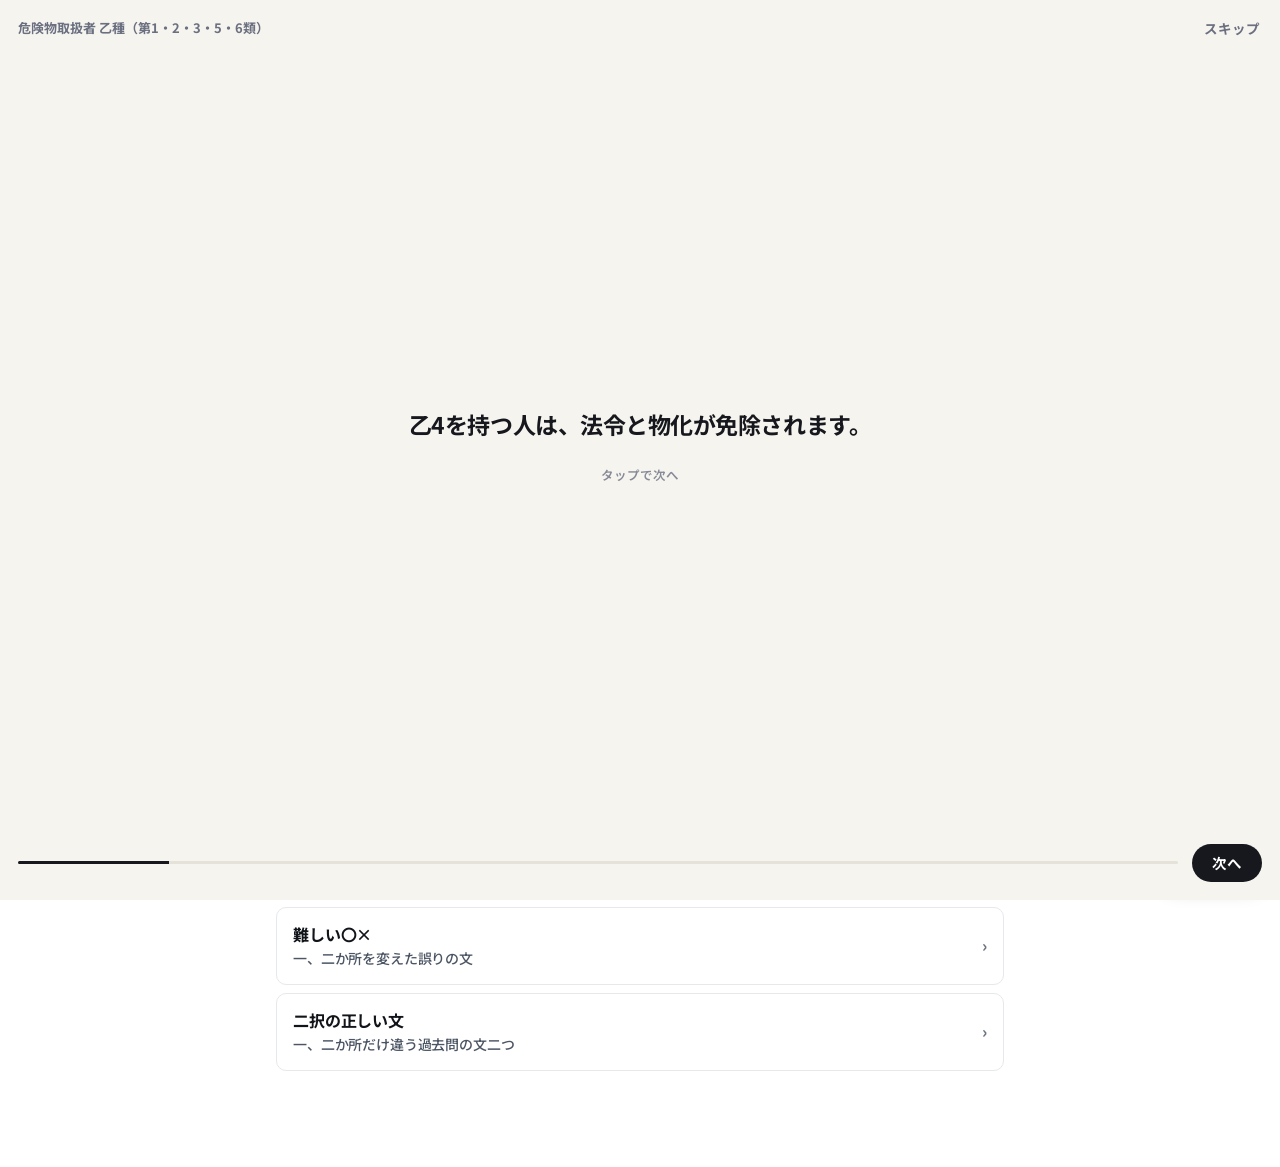
<file: index.html>
<!doctype html>
<html lang="ja">
<head>
<meta charset="utf-8">
<meta name="viewport" content="width=device-width,initial-scale=1,viewport-fit=cover">
<title>テラ資格</title>
<link rel="icon" href="icons/favicon.svg">
<link rel="manifest" href="manifest.webmanifest">
<script>try{document.documentElement.dataset.skin=localStorage.getItem("tj.skin")||"white"}catch(e){document.documentElement.dataset.skin="white"}</script>
<link rel="stylesheet" href="css/app.css?v=1105a">
<style>
  /* ホームは「これをやってください」だけ — 0919代表指示。カード・統計・リストを再び増やさない。 */
  .exam{padding:26px 0 6px}
  .exam .k{font-size:15px;color:var(--ink-3);font-weight:700;display:flex;gap:6px;align-items:center}
  .exam .d{font-size:44px;font-weight:900;letter-spacing:-.06em;line-height:1.05;margin-top:2px}
  .exam .d small{font-size:17px;color:var(--ink-3);font-weight:700;letter-spacing:-.02em;margin-left:8px}
  .todo{margin-top:18px;padding:22px 20px;border:1.5px solid var(--ink);border-radius:var(--r3);background:var(--surface);position:relative}
  .todo h2{font-size:23px}
  .todo .t{font-size:15.5px;color:var(--ink-3);margin-top:4px}
  .todo ul{list-style:none;padding:0;margin:16px 0 18px;display:flex;flex-direction:column;gap:8px}
  .todo li{display:flex;gap:10px;align-items:baseline;font-size:16px}
  .todo li b{min-width:52px;font-weight:900}
  .todo li span{color:var(--ink-2)}
  .todo .bar{margin-bottom:16px}
  .mini{display:grid;grid-template-columns:repeat(2,1fr);gap:8px;margin-top:12px}
  .mini div{padding:12px 10px;border:1px solid var(--line);border-radius:var(--r2);background:var(--surface)}
  .mini b{display:block;font-size:21px;font-weight:900;letter-spacing:-.04em}
  .mini span{font-size:13px;color:var(--ink-3)}
  /* 科目選び — 生徒の試験科目のみ。準備中の科目は薄く表示 */
  .subs{display:flex;gap:6px;overflow-x:auto;padding:16px 0 2px;scrollbar-width:none}
  .subs::-webkit-scrollbar{display:none}
  .subs a,.subs span{flex:none;text-decoration:none;font-size:15px;font-weight:800;padding:8px 14px;border-radius:99px;
    border:1.5px solid var(--line-2);color:var(--ink-2);background:var(--surface);white-space:nowrap}
  .subs a.on{background:var(--ink);border-color:var(--ink);color:var(--bg)}
  .subs span{color:var(--ink-4);border-style:dashed;font-weight:700}
  .subs span small{font-size:12px;margin-left:4px}
  .att{margin-top:18px;padding:14px 16px;border-radius:var(--r3);background:var(--surface-2)}
  .att h3{font-size:15px;color:var(--ink-2)}
  .att summary{cursor:pointer;font-weight:800;font-size:15px;color:var(--ink-2)}
  .mini div{background:var(--surface-2);border:0}
  .alt{margin-top:28px}
  .alt h3{font-size:15px;color:var(--ink-3);margin-bottom:8px}
</style>
</head>
<body>
<div class="page">
  <div class="subs" id="subs"></div>
  <div class="exam">
    <div class="k" id="ek"></div>
    <div class="d num" id="ed"></div>
  </div>

  <div class="todo" id="todo"></div>

  <div class="mini" id="mini"></div>
  <div class="att" id="att"></div>

  <div class="alt">
    <h3>他の練習をしたい場合</h3>
    <div class="list" id="alt"></div>
  </div>
</div>

<script src="js/brand.js"></script>
<script src="js/catalog.js?v=1105a"></script>
<script src="data/ready.js"></script>
<script src="js/boot.js"></script>
<script src="js/store.js?v=1105a"></script>
<script>
(function () {
  "use strict";
  GB.mountNav("index.html");
  var $ = function (id) { return document.getElementById(id); }, esc = GB.esc;

  var tr = GB.track(), dd = GB.dday();
  $("ek").textContent = tr.name + " · " + GB.subject;
  $("subs").innerHTML = GB.subs().map(function (k) {
    if (!CATALOG.ready(k)) return "<span>" + esc(CATALOG.name(k)) + "<small>準備中</small></span>";
    return '<a href="index.html?s=' + k + '"' + (k === GB.cur() ? ' class="on"' : "") + ">" + esc(CATALOG.name(k)) + "</a>";
  }).join("");
  $("ed").innerHTML = !GB.goalSet() ? "試験日 未設定<small>設定画面で入力</small>" :
    (dd > 0 ? "D-" + dd : dd === 0 ? "D-DAY" : "試験終了") + "<small>" + GB.goal().replace(/-/g, ".") +
    ' <span class="chip">' + GB.goalMark() + "</span></small>";

  var t = GB.today(), nm = GB.name();
  var newN = t.seq.filter(function (s) { return s.k === "ox" && !s.re; }).length;
  var prN = t.seq.filter(function (s) { return s.k === "pair"; }).length, lrN = t.seq.filter(function (s) { return s.k === "learn"; }).length;
  var foci = t.foci.slice(0, 3).map(function (n) { return n.name; });
  var h;
  if (t.finished) {
    h = '<h2>今日の分は終了です</h2><p class="t">' + t.total + "文を終えました。もっと練習したい場合は難しい〇×へどうぞ。</p>" +
        '<div style="margin-top:18px"><a class="btn block" href="ox.html?mode=hard">難しい〇×</a></div>';
  } else {
    h = '<h2>' + (nm ? esc(nm) + "さん ・ " : "") + (t.done ? "続き " : "今日 ") + t.min + "分</h2>" +
        '<p class="t">約' + t.min + "分・" + t.total + "文</p>" +
        "<ul>" +
        (t.re ? "<li><b class=\"num\">" + t.re + "文</b><span>復習 — 間違えたか、もう一度見る時期の文</span></li>" : "") +
        (lrN ? "<li><b class=\"num\">" + lrN + "論点</b><span>先に読む — 要点と正しい過去問の文</span></li>" : "") +
        "<li><b class=\"num\">" + newN + "文</b><span>新しい問題 — " + esc(foci.join("・")) + "</span></li>" +
        (prN ? "<li><b class=\"num\">" + prN + "文</b><span>二択の正しい文</span></li>" : "") +
        "</ul>" +
        (t.done ? '<div class="bar"><i style="width:' + Math.round(t.done / t.total * 100) + '%"></i></div>' : "") +
        '<a class="btn block" href="ox.html">' + (t.done ? "続けて・" + t.done + " / " + t.total : "開始") + "</a>";
  }
  $("todo").innerHTML = h;

  /* 炎(連続)・盾(等級)・出席(週間+月間) */
  var SHIELD = ["#B7794B", "#9CA3AF", "#EAB308", "#22D3EE", "#60A5FA"];
  var tr2 = GB.tier();
  var shield = '<svg viewBox="0 0 34 38"><path d="M17 1 32 6v12c0 9.5-6.4 16.2-15 19C8.4 34.2 2 27.5 2 18V6z" fill="' + SHIELD[tr2.rank] + '"/><path d="M17 5 28 9v9c0 7.2-4.6 12.4-11 14.8C10.6 30.4 6 25.2 6 18V9z" fill="rgba(255,255,255,.28)"/></svg>';
  $("mini").innerHTML =
    (GB.tierOn() ? '<div><b class="shield">' + shield + '<span style="font-size:16px">' + tr2.name + "</span></b><span>長く覚えている文 " + GB.num(tr2.held) + "文</span></div>"
                 : '<div><b class="num">' + GB.overall().prog + "%</b><span>解いた文</span></div>") +
    '<div><b class="num">' + GB.todayCount() + "</b><span>本日解いた文</span></div>";
  (function attendance() {
    var D = GB.days(), now = new Date(), y = now.getFullYear(), m = now.getMonth();
    function ymd(d) { return GB.ymd(d); }
    var wk = "", mo = "", w0 = new Date(now); w0.setDate(now.getDate() - ((now.getDay() + 6) % 7));
    for (var i = 0; i < 7; i++) {
      var d = new Date(w0); d.setDate(w0.getDate() + i);
      wk += '<i class="' + (D[ymd(d)] ? "on" : "") + (ymd(d) === ymd(now) ? " today" : "") + '">' + "月火水木金土日"[i] + "</i>";
    }
    var first = new Date(y, m, 1), pad = (first.getDay() + 6) % 7, last = new Date(y, m + 1, 0).getDate();
    mo = "月火水木金土日".split("").map(function (c) { return "<b>" + c + "</b>"; }).join("");
    for (var k = 0; k < pad; k++) mo += '<i class="blank"></i>';
    for (var dd = 1; dd <= last; dd++) {
      var dt = new Date(y, m, dd);
      mo += '<i class="' + (D[ymd(dt)] ? "on" : "") + (ymd(dt) === ymd(now) ? " today" : "") + '">' + dd + "</i>";
    }
    $("att").innerHTML = '<h3>今週</h3><div class="cal">' + wk + '</div>' +
      '<details style="margin-top:10px"><summary>' + (m + 1) + "月の出席</summary>" + '<div class="cal">' + mo + "</div></details>";
  })();

  var wrong = GB.wrongList().length;
  $("alt").innerHTML =
    '<a class="row" href="ox.html?mode=hard"><span class="t"><b>難しい〇×</b><span>一、二か所を変えた誤りの文</span></span><span class="go">›</span></a>' +
    '<a class="row" href="ox.html?mode=pair"><span class="t"><b>二択の正しい文</b><span>一、二か所だけ違う過去問の文二つ</span></span><span class="go">›</span></a>' +
    (wrong ? '<a class="row" href="ox.html?mode=wrong"><span class="t"><b>間違えた文をもう一度</b><span>' + wrong + "文</span></span><span class=\"go\">›</span></a>" : "");
})();
</script>
<script src="js/zzsfx.js?v=1009a" defer></script><script src="js/zzajan.js?v=1009a" defer></script>
<script src="js/zzstrat.js?v=3247d7fa"></script><script src="js/zzstrat_jp_kiken_otsu4.js?v=1105a"></script><script src="js/zzstrat_jp_kiken_otsu.js?v=1105a"></script><script src="js/zzstrat_jp_kiken_kou.js?v=1105a"></script><script src="js/zzstrat_jp_kiken_hei.js?v=1105a"></script><script src="js/zzstrat_jp_shobo_otsu6.js?v=1105a"></script><script src="js/zzstrat_jp_shobo_kou.js?v=1105a"></script>
<script>
/* 合格戦略 — 試験・区分ごとにブリーフィングを選ぶ。初回は自動でガイド、以後は右下の「合格戦略」ボタン */
(function () {
  try {
    var e = GB.exam().id, s = GB.seriesName() || "", id = null;
    if (e === "kikenbutsu") id = s.indexOf("丙") === 0 ? "jp_kiken_hei" : s.indexOf("甲") === 0 ? "jp_kiken_kou" : s.indexOf("第4類") > 0 ? "jp_kiken_otsu4" : "jp_kiken_otsu";
    else if (e === "shobosetsubishi") id = s.indexOf("甲") === 0 ? "jp_shobo_kou" : "jp_shobo_otsu6";
    if (id) ZZSTRAT.auto(id);
  } catch (x) { }
})();
</script>
<script src="js/terrahome.js?v=1021h" data-slot=".nav .in" defer></script>
<script src="js/supa.config.js"></script>
<script src="js/auth.js?v=09644262" data-service="shikaku" data-prefixes="tj.,terra.strat.,terra.coachmark."></script>
</body>
</html>
</file>
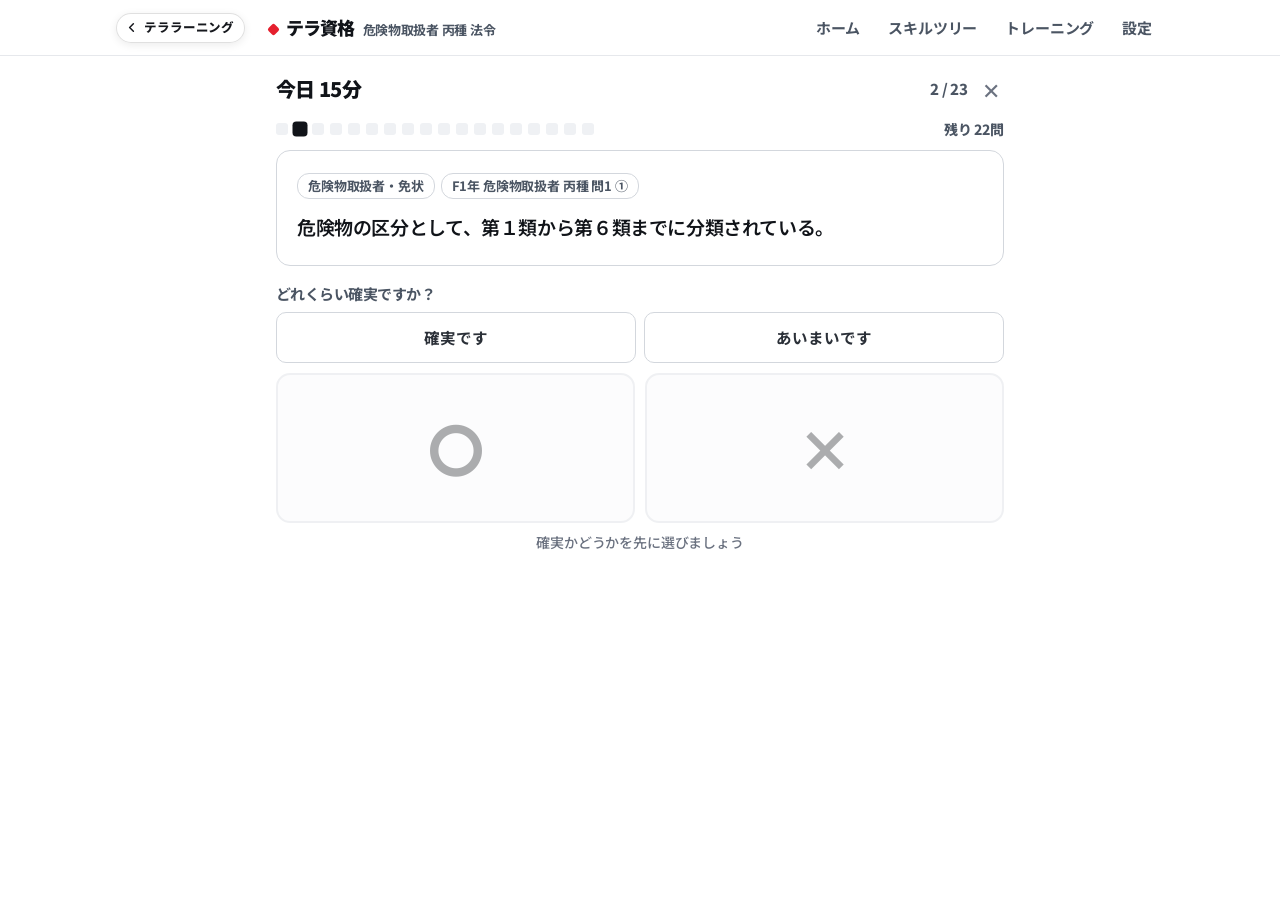
<file: _ox_도식전_1026.html>
<!doctype html>
<html lang="ja">
<head>
<meta charset="utf-8">
<meta name="viewport" content="width=device-width,initial-scale=1,viewport-fit=cover">
<title>〇× — テラ資格</title>
<link rel="icon" href="icons/favicon.svg">
<link rel="manifest" href="manifest.webmanifest">
<script>try{document.documentElement.dataset.skin=localStorage.getItem("tj.skin")||"white"}catch(e){document.documentElement.dataset.skin="white"}</script>
<link rel="stylesheet" href="css/app.css?v=1105a">
<style>
  .hd{display:flex;align-items:center;gap:10px;padding:18px 0 0}
  .hd h1{font-size:20px;flex:1;min-width:0}
  .hd .cnt{font-size:15px;color:var(--ink-3)}
  .hd a.x{color:var(--ink-4);text-decoration:none;font-size:22px;line-height:1;padding:4px}
  .lock{opacity:.35;pointer-events:none}
  .more{margin-top:10px;font-size:14.5px;color:var(--ink-3)}
  .readhd{display:flex;align-items:center;gap:10px;margin-top:18px}
  .readhd h2{font-size:18px;flex:1}
  .empty{padding:48px 8px;text-align:center;color:var(--ink-3)}
  .spd{font-size:40px;font-weight:900;text-align:center;letter-spacing:-.05em}
</style>
</head>
<body class="focus">
<div class="page">
  <div class="hd"><h1 id="ttl">〇×</h1><span class="cnt num" id="cnt"></span><a class="x" href="index.html" title="やめる">✕</a></div>
  <div class="stones" id="prog"></div>
  <div id="stage"></div>
</div>

<script src="js/brand.js"></script>
<script src="js/catalog.js?v=1105a"></script>
<script src="data/ready.js"></script>
<script src="js/boot.js"></script>
<script src="js/judge.js"></script>
<script src="js/store.js?v=1105a"></script>
<script>
(function () {
  "use strict";
  GB.mountNav("ox.html");
  var qsp = new URLSearchParams(location.search);
  var mode = qsp.get("mode") || (qsp.get("node") ? "node" : qsp.get("read") ? "read" : "today");
  var nodeNo = +(qsp.get("node") || qsp.get("read") || 0);
  var $ = function (id) { return document.getElementById(id); };
  var esc = GB.esc;

  /* ── セッションの一覧を作る ──
     today は保存済みの今日の一覧のうち未消化分から。それ以外は 10 個ずつ。 */
  var seq = [], todayIdx = [];
  if (mode === "today") {
    var t = GB.today();
    t.seq.forEach(function (s, i) { if (!s.done) { seq.push(s); todayIdx.push(i); } });
    $("ttl").textContent = "今日 " + t.min + "分";
  } else if (mode === "node") {
    var nd = GB.node(nodeNo);
    var wrong = GB.qs(nodeNo).filter(function (q) { var a = GB.answered(q.i); return a && !a.ok; });
    seq = wrong.concat(GB.freshOf(nodeNo, 10)).slice(0, 10).map(function (q) { return { k: "ox", id: q.i }; });
    GB.pairs(nodeNo).slice(0, 2).forEach(function (p, i) { seq.splice(3 + i * 4, 0, { k: "pair", id: p.id }); });
    $("ttl").textContent = nd ? nd.name : "〇×";
  } else if (mode === "wrong") {
    seq = GB.wrongList().slice(0, 15).map(function (id) { return { k: "ox", id: id }; });
    $("ttl").textContent = "間違えた文をもう一度";
  } else if (mode === "pair") {
    var pl = (nodeNo ? GB.pairs(nodeNo) : GB.pairs()).filter(function (p) { return !GB.state().pairs[p.id] || !GB.state().pairs[p.id].ok; });
    shuffle(pl, 17);
    seq = pl.slice(0, 10).map(function (p) { return { k: "pair", id: p.id }; });
    $("ttl").textContent = "二択の正しい文";
  } else if (mode === "hard") {
    /* 難しい〇× — 紛らわしいペアの中の**間違っている方の文**（正しい文と一言二言だけ違う）
       ＋ 自分が確信していたのに間違えた文。新しい文は作らない。 */
    var mine = Object.keys(GB.state().ans).filter(function (id) { var a = GB.state().ans[id]; return a.kind === "misconception" && GB.item(id); });
    var traps = GB.pairs().map(function (p) { return p.x.i; }).filter(function (id) { var a = GB.answered(id); return GB.item(id) && !(a && a.ok && a.conf === "sure"); });
    shuffle(traps, new Date().getDate());
    seq = mine.concat(traps).slice(0, 12).map(function (id) { return { k: "ox", id: id }; });
    $("ttl").textContent = "難しい〇×";
  } else if (mode === "speed") {
    $("ttl").textContent = "60秒スピード";
  }

  function shuffle(a, seed) {
    var s = seed || 1;
    for (var i = a.length - 1; i > 0; i--) { s = (s * 9301 + 49297) % 233280; var j = Math.floor(s / 233280 * (i + 1)); var x = a[i]; a[i] = a[j]; a[j] = x; }
    return a;
  }

  var pos = 0, results = [], streakBy = {};
  var planned = seq.length, extraCnt = 0;   /* - */
  /* - */
  var tierBefore = {}, TORD = { L: 0, C: 1, B: 2, A: 3, S: 4 };
  function curTier(no) { var s = GB.nodeStat(no), a = s.achieve; return !s.solved ? "L" : a >= 80 ? "S" : a >= 60 ? "A" : a >= 30 ? "B" : "C"; }
  function noteTier(no) { if (!(no in tierBefore)) tierBefore[no] = curTier(no); }
  function cheerEnd(ok, n) {
    if (!window.ZZ || !n) return;
    var r = ok / n, k = r >= 1 ? 3 : r >= 0.7 ? 2 : r >= 0.4 ? 1 : 0;
    if (k) ZZ.stars(k);
    var best = null;
    Object.keys(tierBefore).forEach(function (no) {
      var a = tierBefore[no], b = curTier(no);
      if (a !== "L" && TORD[b] > TORD[a] && (!best || TORD[b] > TORD[best[1]])) best = [a, b];
    });
    if (best) ZZ.promote(best[0], best[1]);
  }

  function drawProg() {
    var n = seq.length;
    $("cnt").textContent = n ? Math.min(pos + 1, n) + " / " + n : "";
    /* 進行の飛び石 — 残りの問題が必ず見えるように。多いときは今の位置の周り 18 個だけ */
    var from = Math.max(0, Math.min(pos - 6, n - 18)), to = Math.min(n, from + 18);
    var h = "";
    for (var i = from; i < to; i++) {
      var r = results[i];
      h += "<i class=\"" + (r ? (r.kind === "misconception" ? "warn" : r.ok ? "ok" : "no") : i === pos ? "now" : "") + "\"></i>";
    }
    $("prog").innerHTML = h + '<span class="left">残り ' + Math.max(0, n - pos - (results[pos] ? 1 : 0)) + "問</span>";
  }

  function nodeChip(no) { var n = GB.node(no); return n ? '<span class="chip">' + esc(n.name) + "</span>" : ""; }

  /* 同じ論点で最も似ている**正しい**過去問 — 間違った文を正しく読み直させる（作った解説の代わりに） */
  function grams(t) { var s = t.replace(/\s+/g, ""), g = {}; for (var i = 0; i < s.length - 2; i++) g[s.substr(i, 3)] = 1; return g; }
  function sim(a, b) { var A = grams(a), B = grams(b), i = 0, u = 0, k; for (k in A) { u++; if (B[k]) i++; } for (k in B) if (!A[k]) u++; return u ? i / u : 0; }
  function nearestO(q) {
    var best = null, bs = 0;
    GB.qs(q.n).forEach(function (o) {
      if (o.ox !== "O" || o.i === q.i) return;
      var s = sim(q.t, o.t); if (s > bs) { bs = s; best = o; }
    });
    return bs >= 0.28 ? best : null;
  }
  function pairOf(id) {
    var ps = GB.pairs(GB.item(id).n);
    for (var i = 0; i < ps.length; i++) if (ps[i].o.i === id || ps[i].x.i === id) return ps[i];
    return null;
  }

  /* ── 1 文〇× ── */
  function showOX(s) {
    var q = GB.item(s.id);
    if (!q) { next(); return; }
    var conf = null, t0 = Date.now(), done = false;
    /* 過去問を解く(4~5択) — 国語・英語のように 1 文に切り出せない問題。q.mc = {s:発問, d:資料, o:[選択肢], a:正解} */
    var mc = q.mc, 正解 = mc ? String(mc.a) : q.ox;
    var ボタン = mc
      ? '<div class="mcb lock" id="oxb">' + mc.o.map(function (o, i) {
          return '<button type="button" data-a="' + (i + 1) + '"><b>' + "①②③④⑤"[i] + "</b><span>" + esc(o) + "</span></button>"; }).join("") + "</div>"
      : '<div class="oxb lock" id="oxb"><button type="button" data-a="O">〇</button><button type="button" data-a="X">×</button></div>';
    $("stage").innerHTML =
      '<div class="qcard"><div class="src">' + nodeChip(q.n) + '<span class="chip">' + esc(GB.src(q)) + "</span>" +
        (s.re ? '<span class="chip cta">もう一度</span>' : "") + "</div>" +
        (q.sa ? '<div class="case"><b>事例</b>' + esc(q.sa) + "</div>" : "") +
        (q.tp ? '<div class="topic">' + esc(q.tp) + "</div>" : "") +
        '<p class="sent" id="sent">' + esc(mc ? mc.s : q.t) + "</p>" +
        (mc && mc.d ? '<div class="case mcdata" style="margin:12px 0 0">' + esc(mc.d) + "</div>" : "") + "</div>" +
      '<div class="step"><h3>どれくらい確実ですか？</h3><div class="conf" id="conf">' +
        [{ v: "sure", name: "確実です" }, { v: "half", name: "あいまいです" }].map(function (c, i) { return '<button type="button" data-v="' + c.v + '" aria-pressed="false">' + c.name + "</button>"; }).join("") +
      "</div></div>" +
      ボタン +
      '<p class="hint" id="hint">確実かどうかを先に選びましょう</p>' +
      '<div id="after"></div>';
    var cb = $("conf").querySelectorAll("button");
    cb.forEach(function (b) {
      b.onclick = function () {
        if (done) return;
        conf = b.dataset.v;
        cb.forEach(function (x) { x.setAttribute("aria-pressed", String(x === b)); });
        $("oxb").classList.remove("lock"); $("hint").textContent = "";
      };
    });
    $("oxb").querySelectorAll("button").forEach(function (b) {
      b.onclick = function () {
        if (done || !conf) return;
        done = true;
        var pick = b.dataset.a, ok = pick === 正解, ms = Date.now() - t0;
        $("oxb").querySelectorAll("button").forEach(function (x) {
          x.disabled = true;
          if (x.dataset.a === 正解) x.dataset.s = "ok"; else if (x === b) x.dataset.s = "no";
        });
        var st = GB.nodeStat(q.n), prev = GB.answered(q.i); noteTier(q.n);
        var j = JUDGE.判定({ ok: ok, conf: conf, ms: ms, attempt: prev ? prev.n + 1 : 1, mastery: st.mastery,
                             streak: streakBy[q.n] || 0, qid: q.i, leafName: GB.node(q.n).name });
        streakBy[q.n] = ok ? 0 : (streakBy[q.n] || 0) + 1;
        GB.answer(q.i, ok, { conf: conf, ms: ms, kind: j.kind });
        results[pos] = { ok: ok, kind: j.kind, id: q.i };
        document.querySelector(".qcard").classList.add(ok ? "glow-ok" : "glow-no");
        if (window.ZZ) { if (ok) ZZ.ok(b); else ZZ.no(b); }
        if (mode === "today") GB.markToday(todayIdx[pos]);
        drawProg();

        /* 判定が「もう一つ」と言ったら**実際にもう一つ挟む** — 言うだけで出さないと、その言葉を信じなくなる */
        var extra = null;
        if (!ok || j.next === "same" || j.next === "similar") {
          var more = GB.freshOf(q.n, 3).filter(function (x) { return !seq.some(function (y) { return y.id === x.i; }); })[0];
          if (more && extraCnt < Math.max(4, Math.ceil(planned / 3))) { extraCnt++; extra = more; seq.splice(pos + 1, 0, { k: "ox", id: more.i, add: 1 }); if (mode === "today") todayIdx.splice(pos + 1, 0, -1); drawProg(); }
        }

        var h = '<div class="verdict ' + j.tone + '"><div class="top"><span class="mk">' + (ok ? "〇" : "✕") + "</span>" +
          (ok ? '<span class="reward">+1</span>' : "") + '<span class="chip">' + esc(j.label || { "retryRight": "もう一度解いて正解", "streakWrong": "連続不正解" }[j.kind] || j.kind) + "</span></div>" +
          '<p class="say">' + esc(j.say) + "</p>" +
          '<p class="ans">正解は <b>' + (mc ? "①②③④⑤"[+正解 - 1] : (q.ox === "O" ? "〇" : "×")) + "</b>" + (mc ? "" : q.ox === "X" ? " — この文は誤りです。" : " — 正しい文です。") + "</p>";
        var 解説 = "";
        var p = pairOf(q.i);
        if (p) {
          var d = GB.markDiff(p.o.t, p.x.t);
          解説 += '<div class="pair"><div class="lab">二択の正しい文 — 分かれ目に色を付けました</div>' +
               '<p><b style="color:var(--ok)">正しい</b> ' + d[0] + "</p>" +
               '<p><b style="color:var(--no)">誤り</b> ' + d[1] + "</p></div>";
        } else if (!mc && q.ox === "X") {
          var o = nearestO(q);
          if (o) 解説 += '<div class="pair"><div class="lab">同じ論点の正しい過去問 · ' + esc(GB.src(o)) + "</div><p>" + GB.markDiff(o.t, q.t)[0] + "</p></div>";
        }
        if (解説) h += '<div class="expl" id="expl"><button type="button">解説を見る</button><div class="body">' + 解説 + "</div></div>";
        if (extra) h += '<p class="more">' + esc(GB.node(q.n).name) + " の文をすぐ後ろに 1 つ入れました。</p>";
        h += "</div>";
        var readBtn = (j.next === "concept" || j.next === "lecture")
          ? '<button class="btn ghost" id="read">' + JUDGE.次行動[j.next].t + "</button>" : "";
        h += '<div class="acts">' + readBtn + '<button class="btn" id="nx">次へ</button></div>';
        $("after").innerHTML = h;
        $("nx").onclick = next;
        if ($("expl")) $("expl").firstChild.onclick = function () { $("expl").classList.toggle("open"); this.textContent = $("expl").classList.contains("open") ? "解説を閉じる" : "解説を見る"; };
        if ($("read")) $("read").onclick = function () { showRead(q.n, true); };
        $("nx").focus({ preventScroll: true });
        $("after").scrollIntoView({ behavior: "smooth", block: "nearest" });
      };
    });
  }

  /* ── 紛らわしいペア — 2 つのうち正しい文を選ぶ ── */
  function showPair(s) {
    var p = GB.pair(s.id);
    if (!p) { next(); return; }
    var flip = (p.id.charCodeAt(p.id.length - 1) + new Date().getDate()) % 2 === 1;   /* 場所を覚えられないように */
    var A = flip ? [p.x, p.o] : [p.o, p.x], done = false;
    $("stage").innerHTML =
      '<div class="qcard"><div class="src">' + nodeChip(p.n) + '<span class="chip cta">二択の正しい文</span></div>' +
      '<p class="sent" style="font-size:17px">2 つの過去問のうち <b>正しい文</b>を選んでください。</p>' +
      '<div class="two" id="two">' + A.map(function (x, i) {
        return '<button type="button" data-i="' + x.i + '"><b>' + "AB"[i] + '</b><span class="tx">' + esc(x.t) + "</span></button>";
      }).join("") + "</div></div><div id=\"after\"></div>";
    $("two").querySelectorAll("button").forEach(function (b) {
      b.onclick = function () {
        if (done) return; done = true;
        var ok = b.dataset.i === p.o.i;
        var d = GB.markDiff(p.o.t, p.x.t);
        $("two").querySelectorAll("button").forEach(function (x) {
          x.disabled = true;
          var isO = x.dataset.i === p.o.i;
          x.querySelector(".tx").innerHTML = isO ? d[0] : d[1];
          if (isO) x.dataset.s = "ok"; else if (x === b) x.dataset.s = "no";
        });
        GB.pairAnswer(p.id, ok);
        if (window.ZZ) { if (ok) ZZ.ok(b); else ZZ.no(b); }
        results[pos] = { ok: ok, kind: ok ? "right" : "wrong", pair: 1 };
        if (mode === "today") GB.markToday(todayIdx[pos]);
        drawProg();
        $("after").innerHTML = '<div class="verdict ' + (ok ? "good" : "bad") + '"><div class="top"><span class="mk">' + (ok ? "〇" : "✕") + "</span></div>" +
          '<p class="say">' + (ok ? "正解です。色を付けた部分が 2 つの文を分けています。" : "色を付けた部分を見てください。ここで正誤が分かれます。") + "</p>" +
          '<p class="ans">出典 — 正しい方 ' + esc((p.o.y || "") + " " + (p.o.e || "")) + " · 誤りの方 " + esc((p.x.y || "") + " " + (p.x.e || "")) + "</p></div>" +
          '<div class="acts"><button class="btn" id="nx">次へ</button></div>';
        $("nx").onclick = next; $("nx").focus({ preventScroll: true });
      };
    });
  }

  /* ── 正しい文を読む — その論点の〇の過去問選択肢を集めて見せる ── */
  function showRead(no, back) {
    var nd = GB.node(no);
    var os = GB.qs(no).filter(function (q) { return q.ox === "O"; })
      .sort(function (a, b) { return (b.y || 0) - (a.y || 0); }).slice(0, 12);
    var h = '<div class="readhd"><h2>' + esc(nd.name) + " — 正しい過去問の文</h2></div>" +
      '<p class="muted" style="margin:4px 0 0;font-size:14.5px">試験で正しい文として出たものだけを集めました。新しいものから。</p>' +
      '<div class="readlist">' + os.map(function (q) { return "<p>" + esc(q.t) + "<small>" + esc(GB.src(q)) + "</small></p>"; }).join("") + "</div>" +
      '<div class="acts">' + (back ? '<button class="btn" id="nx">続けて解く</button>'
                                   : '<a class="btn" href="ox.html?node=' + no + '">この論点の〇×を解く</a>') + "</div>";
    $("stage").innerHTML = h;
    if (back) $("nx").onclick = next;
    window.scrollTo(0, 0);
  }

  /* ── 60秒スピード — 確信度なしで、反応だけ ── */
  function runSpeed() {
    var pool = [];
    GB.focusNodes(6).forEach(function (n) { pool = pool.concat(GB.qs(n.no).filter(function (q) { return q.t.length <= 80 && !q.sa && !q.mc; })); });
    /* - */
    if (pool.length < 12) {
      var all = []; GB.nodes.forEach(function (n) { all = all.concat(GB.qs(n.no).filter(function (q) { return !q.sa && !q.mc; })); });
      all.sort(function (x, y) { return x.t.length - y.t.length; }); pool = all.slice(0, 40);
    }
    shuffle(pool, Date.now() % 997);
    if (!pool.length) { $("stage").innerHTML = '<div class="empty">この科目には、60秒スピードで解く短い文がまだありません。<div class="acts" style="justify-content:center;margin-top:18px"><a class="btn ghost" href="drill.html">トレーニングへ</a><a class="btn" href="skilltree.html">論点を選んで解く</a></div></div>'; return; }
    var end = Date.now() + 60000, i = 0, ok = 0, n = 0;
    function one() {
      if (Date.now() >= end || i >= pool.length) return fin();
      var q = pool[i++], t0 = Date.now();
      $("stage").innerHTML = '<div class="spd num" id="left"></div><div class="qcard"><div class="src">' + nodeChip(q.n) +
        '</div><p class="sent">' + esc(q.t) + '</p></div><div class="oxb" id="oxb"><button data-a="O">〇</button><button data-a="X">×</button></div>';
      $("oxb").querySelectorAll("button").forEach(function (b) {
        b.onclick = function () {
          var good = b.dataset.a === q.ox; n++; if (good) ok++;
          b.dataset.s = good ? "ok" : "no";
          if (window.ZZ) { if (good) ZZ.ok(b); else ZZ.no(b); }
          GB.answer(q.i, good, { ms: Date.now() - t0 });
          setTimeout(one, good ? 250 : 900);
        };
      });
    }
    var tick = setInterval(function () {
      var l = Math.max(0, Math.ceil((end - Date.now()) / 1000));
      if ($("left")) $("left").textContent = l + "秒";
      if (l <= 0) { clearInterval(tick); fin(); }
    }, 200);
    var fined = false;
    function fin() {
      if (fined) return; fined = true; clearInterval(tick); cheerEnd(ok, n);
      $("stage").innerHTML = '<div class="done"><div class="big num">' + ok + " / " + n + '</div><p class="muted">60秒で ' + n + "問、" + ok + '問正解</p>' +
        '<div class="acts"><a class="btn ghost" href="drill.html">トレーニングへ</a><a class="btn" href="ox.html?mode=speed">もう一度</a></div></div>';
    }
    one();
  }

  function next() {
    pos++;
    drawProg();
    if (pos >= seq.length) return finish();
    var s = seq[pos];
    if (s.k === "pair") showPair(s); else showOX(s);
    window.scrollTo(0, 0);
  }

  function finish() {
    var n = results.filter(Boolean).length, ok = results.filter(function (r) { return r && r.ok; }).length;
    var mis = results.filter(function (r) { return r && r.kind === "misconception"; }).length;
    var tomorrow = GB.dueList().length;
    $("prog").innerHTML = ""; $("cnt").textContent = "";
    var todayDone = mode === "today"; cheerEnd(ok, n);
    $("stage").innerHTML = '<div class="done">' +
      (n ? '<div class="big num">' + ok + " / " + n + "</div>" : '<div class="big">終了</div>') +
      '<p class="muted">' + (todayDone ? "今日の分を終えました。" : "この束を解き終えました。") + "</p>" +
      '<div class="grid3"><div><b class="num">' + ok + "</b><span>正解</span></div><div><b class=\"num\" style=\"color:var(--warn)\">" + mis +
      '</b><span>確実だったのに不正解</span></div><div><b class="num">' + GB.streak() + "</b><span>連続日数</span></div></div>" +
      '<div class="acts" style="margin-top:22px"><a class="btn ghost" href="index.html">ホーム</a>' +
      (mis ? '<a class="btn" href="ox.html?mode=hard">難しい〇×</a>' : '<a class="btn" href="ox.html?mode=wrong">間違えた文をもう一度</a>') + "</div></div>";
  }

  /* キーボード — 1・2 確信度、O・X、Enter で次へ */
  document.addEventListener("keydown", function (e) {
    if (e.target.tagName === "INPUT") return;
    var k = e.key.toLowerCase();
    if (k === "1" || k === "2") { var b = document.querySelectorAll("#conf button")[+k - 1]; if (b) b.click(); }
    else if (k === "o") { var o = document.querySelector('#oxb [data-a="O"]'); if (o) o.click(); }
    else if (k === "x") { var x = document.querySelector('#oxb [data-a="X"]'); if (x) x.click(); }
    else if (k === "enter") { var n = $("nx"); if (n) { e.preventDefault(); n.click(); } }
  });

  if (mode === "read") { showRead(nodeNo, false); $("ttl").textContent = "正しい文を読む"; return; }
  if (mode === "speed") { runSpeed(); return; }
  if (!seq.length) {
    $("stage").innerHTML = '<div class="empty">' + (mode === "today" ? "今日の分を終えました。また明日。" :
      mode === "wrong" ? "間違えた文はありません。" :
      mode === "pair" ? (!GB.pairs().length ? "この科目には、一、二か所だけ違う文の組がまだありません。" : "二択の正しい文をすべて正解しました。") :
      mode === "hard" ? (!GB.pairs().length ? "この科目には、難しい〇×に使える文がまだありません。" : "解く文がありません。") : "解く文がありません。") +
      '<div class="acts" style="justify-content:center;margin-top:18px"><a class="btn ghost" href="index.html">ホーム</a>' +
      (mode === "today" ? "" : '<a class="btn" href="skilltree.html">論点を選んで解く</a>') + '</div></div>';
    return;
  }
  pos = -1; next();
})();
</script>
<script src="js/zzsfx.js?v=1009a" defer></script><script src="js/zzajan.js?v=1009a" defer></script>
<script src="js/terrahome.js?v=1021h" data-slot=".nav .in" defer></script>
</body>
</html>
</file>
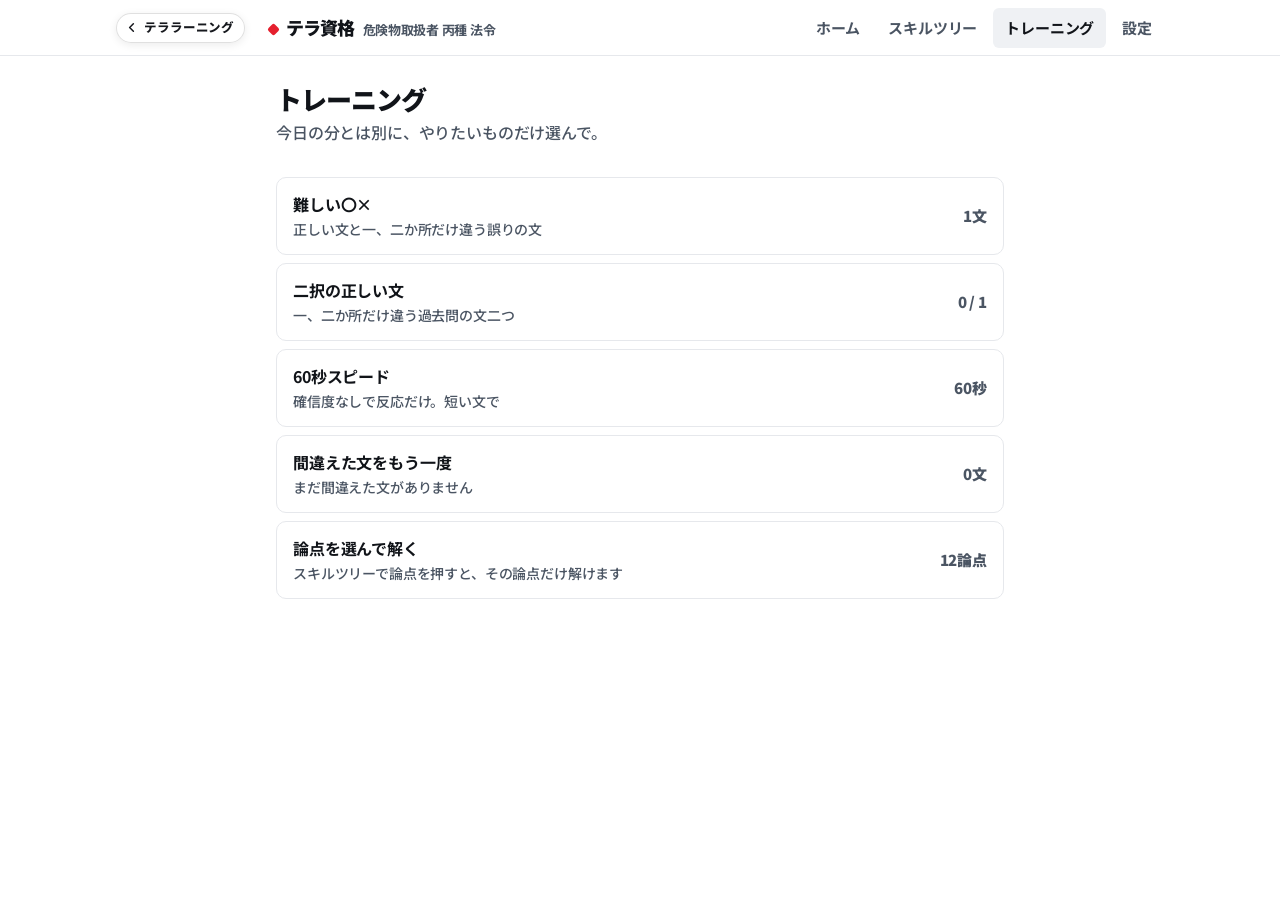
<file: drill.html>
<!doctype html>
<html lang="ja">
<head>
<meta charset="utf-8">
<meta name="viewport" content="width=device-width,initial-scale=1,viewport-fit=cover">
<title>トレーニング — テラ資格</title>
<link rel="icon" href="icons/favicon.svg">
<link rel="manifest" href="manifest.webmanifest">
<script>try{document.documentElement.dataset.skin=localStorage.getItem("tj.skin")||"white"}catch(e){document.documentElement.dataset.skin="white"}</script>
<link rel="stylesheet" href="css/app.css?v=1105a">
<style>
  .hd{padding:26px 0 4px}
  .hd h1{font-size:26px}
  .hd p{color:var(--ink-3);margin:4px 0 0}
  .row .n{font-weight:900;font-size:15px;color:var(--ink-3);white-space:nowrap}
</style>
</head>
<body>
<div class="page">
  <div class="hd"><h1>トレーニング</h1><p>今日の分とは別に、やりたいものだけ選んで。</p></div>
  <div class="list sec" id="ls"></div>
</div>
<script src="js/brand.js"></script>
<script src="js/catalog.js?v=1105a"></script>
<script src="data/ready.js"></script>
<script src="js/boot.js"></script>
<script src="js/store.js?v=1105a"></script>
<script>
(function () {
  "use strict";
  GB.mountNav("drill.html");
  var S = GB.state(), done = Object.keys(S.pairs).filter(function (k) { return S.pairs[k].ok; }).length;
  var wrong = GB.wrongList().length, mis = Object.keys(S.ans).filter(function (id) { return S.ans[id].kind === "misconception"; }).length;
  var rows = [
    ["ox.html?mode=hard", "難しい〇×", "正しい文と一、二か所だけ違う誤りの文" + (mis ? " ・ 確信していたのに間違えた " + mis + "文から先に" : ""), (GB.pairs().length ? GB.pairs().length + "文" : "なし")],
    ["ox.html?mode=pair", "二択の正しい文", "一、二か所だけ違う過去問の文二つ", (GB.pairs().length ? done + " / " + GB.pairs().length : "なし")],
    ["ox.html?mode=speed", "60秒スピード", "確信度なしで反応だけ。短い文で", "60秒"],
    ["ox.html?mode=wrong", "間違えた文をもう一度", wrong ? "最近間違えたものから" : "まだ間違えた文がありません", wrong + "文"],
    ["skilltree.html", "論点を選んで解く", "スキルツリーで論点を押すと、その論点だけ解けます", GB.nodes.length + "論点"]
  ];
  document.getElementById("ls").innerHTML = rows.map(function (r) {
    return '<a class="row" href="' + r[0] + '"><span class="t"><b>' + r[1] + "</b><span>" + GB.esc(r[2]) + '</span></span><span class="n num">' + r[3] + "</span></a>";
  }).join("");
})();
</script>
<script src="js/zzsfx.js?v=1009a" defer></script><script src="js/zzajan.js?v=1009a" defer></script>
<script src="js/terrahome.js?v=1021h" data-slot=".nav .in" defer></script>
<script src="js/supa.config.js"></script>
<script src="js/auth.js?v=09644262" data-service="shikaku" data-prefixes="tj.,terra.strat.,terra.coachmark."></script>
</body>
</html>
</file>
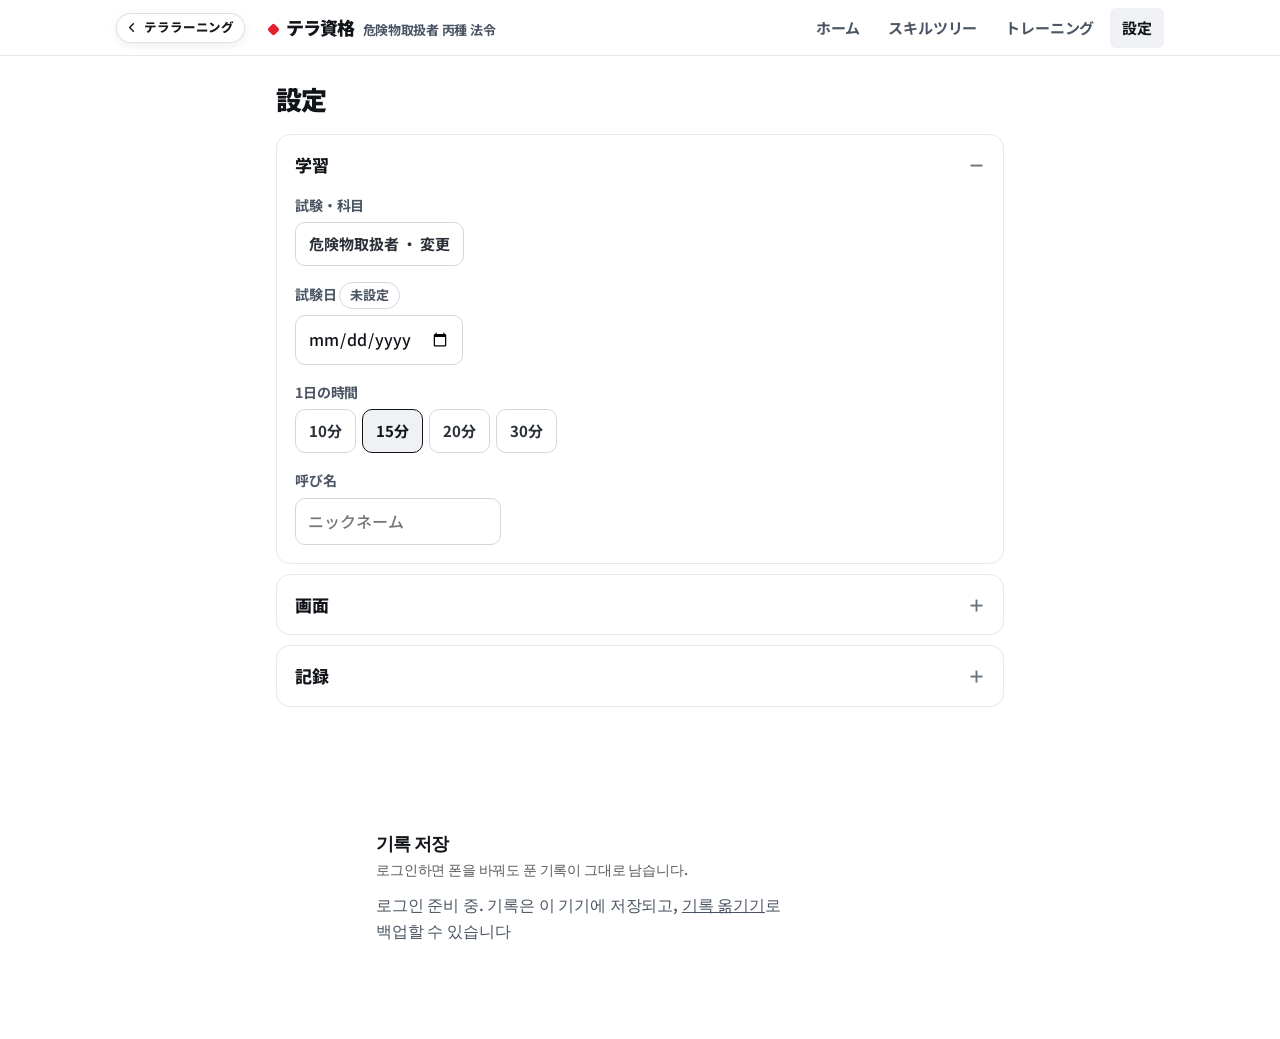
<file: settings.html>
<!doctype html>
<html lang="ja">
<head>
<meta charset="utf-8">
<meta name="viewport" content="width=device-width,initial-scale=1,viewport-fit=cover">
<title>設定 — テラ資格</title>
<link rel="icon" href="icons/favicon.svg">
<link rel="manifest" href="manifest.webmanifest">
<script>try{document.documentElement.dataset.skin=localStorage.getItem("tj.skin")||"white"}catch(e){document.documentElement.dataset.skin="white"}</script>
<link rel="stylesheet" href="css/app.css?v=1105a">
<style>
  /* 設定はグループごとに折りたたむ — 縦スクロール一気読み禁止(0919) */
  .hd{padding:26px 0 8px}
  .hd h1{font-size:26px}
  details{background:var(--surface);border:1px solid var(--line);border-radius:var(--r3);margin-top:10px}
  summary{list-style:none;cursor:pointer;padding:16px 18px;font-weight:800;font-size:17px;display:flex;justify-content:space-between}
  summary::-webkit-details-marker{display:none}
  summary::after{content:"＋";color:var(--ink-4)}
  details[open] summary::after{content:"－"}
  details .in{padding:0 18px 18px;display:flex;flex-direction:column;gap:16px}
  .f label{display:block;font-size:14px;color:var(--ink-3);font-weight:700;margin-bottom:6px}
  .seg{display:flex;flex-wrap:wrap;gap:6px}
  .seg button{appearance:none;border:1.5px solid var(--line-2);background:var(--surface);color:var(--ink-2);border-radius:var(--r2);
    padding:9px 13px;font-weight:700;font-size:15px;cursor:pointer;display:flex;align-items:center;gap:6px}
  .seg button[aria-pressed="true"]{border-color:var(--ink);color:var(--ink);background:var(--surface-3)}
  .seg i{width:14px;height:14px;border-radius:50%;box-shadow:inset 0 0 0 1px rgba(128,128,128,.5)}
  input[type=text],input[type=date]{font:inherit;font-size:16px;padding:10px 12px;border:1.5px solid var(--line-2);border-radius:var(--r2);background:var(--surface);color:var(--ink)}
  textarea{width:100%;min-height:80px;font:12px/1.4 monospace;border:1px solid var(--line-2);border-radius:var(--r2);background:var(--surface-2);color:var(--ink-2)}
  .msg{font-size:14px;color:var(--ok)}
</style>
<link rel="stylesheet" href="css/login.css">
</head>
<body>
<div class="page">
  <div class="hd"><h1>設定</h1></div>

  <details open><summary>学習</summary><div class="in">
    <div class="f"><label>試験・科目</label><div class="seg"><button type="button" id="trk"></button></div></div>
    <div class="f"><label>試験日 <span class="chip" id="gm"></span></label><input type="date" id="goal"></div>
    <div class="f"><label>1日の時間</label><div class="seg" id="min"></div></div>
    <div class="f"><label>呼び名</label><input type="text" id="nm" maxlength="12" placeholder="ニックネーム"></div>
  </div></details>

  <details><summary>画面</summary><div class="in">
    <div class="f"><label>テーマ</label><div class="seg" id="skin"></div></div>
    <div class="f"><label>等級バッジ</label><div class="seg" id="tier"></div></div>
  </div></details>

  <details><summary>記録</summary><div class="in">
    <div class="f"><label>記録の引き継ぎ — このテキストをコピーして、別の端末の同じ欄に貼り付けます</label>
      <textarea id="ex" readonly></textarea>
      <div class="seg" style="margin-top:8px"><button type="button" id="cp">コピー</button><button type="button" id="im">貼り付けた記録を復元</button></div>
      <p class="msg" id="msg"></p></div>
    <div class="f"><label>最初から</label><div class="seg"><button type="button" id="again">初期設定をやり直す</button><button type="button" id="rs">記録をすべて消す</button></div></div>
  </div></details>
</div>
<script src="js/brand.js"></script>
<script src="js/catalog.js?v=1105a"></script>
<script src="data/ready.js"></script>
<script src="js/boot.js"></script>
<script src="js/store.js?v=1105a"></script>
<script>
(function () {
  "use strict";
  GB.mountNav("settings.html");
  var $ = function (id) { return document.getElementById(id); };
  function seg(host, items, cur, on) {
    host.innerHTML = items.map(function (x) {
      return '<button type="button" data-v="' + x.v + '" aria-pressed="' + (String(x.v) === String(cur)) + '">' + (x.c ? '<i style="background:' + x.c + '"></i>' : "") + x.n + "</button>";
    }).join("");
    host.querySelectorAll("button").forEach(function (b) {
      b.onclick = function () {
        host.querySelectorAll("button").forEach(function (x) { x.setAttribute("aria-pressed", String(x === b)); });
        on(b.dataset.v);
      };
    });
  }
  function drawGoal() { $("goal").value = GB.goalSet() ? GB.goal() : ""; $("gm").textContent = GB.goalSet() ? GB.goalMark() : "未設定"; }
  $("trk").textContent = GB.track().name + " ・ 変更";
  $("trk").onclick = function () { location.href = "start.html?step=exam"; };
  drawGoal();
  $("goal").onchange = function () { if (this.value) { GB.setGoal(this.value, true); drawGoal(); } };
  seg($("min"), GB.minPlan().opts.map(function (m) { return { v: m, n: m + "分" }; }), GB.minutes(), function (v) { GB.setMinutes(+v); });
  $("nm").value = GB.name();
  $("nm").onchange = function () { GB.setName(this.value); };
  seg($("tier"), [{ v: "1", n: "表示" }, { v: "0", n: "非表示" }], GB.tierOn() ? "1" : "0", function (v) { GB.setTierOn(v === "1"); });
  seg($("skin"), GB.SKINS.map(function (s) { return { v: s.v, n: s.n, c: s.c }; }), GB.skin(), function (v) { GB.setSkin(v); });

  $("ex").value = GB.exportData();
  $("cp").onclick = function () { $("ex").select(); try { navigator.clipboard.writeText($("ex").value); } catch (e) { document.execCommand("copy"); } $("msg").textContent = "コピーしました。"; };
  $("im").onclick = function () {
    var t = prompt("別の端末でコピーした記録を貼り付けてください");
    if (!t) return;
    try { GB.importData(t); $("msg").textContent = "復元しました。"; setTimeout(function () { location.reload(); }, 600); }
    catch (e) { $("msg").textContent = "形式が違います。コピーしたテキスト全体を貼り付けてください。"; }
  };
  $("again").onclick = function () {
    try { var p = JSON.parse(localStorage.getItem("tj.pref.v1") || "{}"); delete p.onboarded; localStorage.setItem("tj.pref.v1", JSON.stringify(p)); } catch (e) {}
    location.href = "start.html";
  };
  $("rs").onclick = function () { if (confirm("解いた記録をすべて消しますか。元に戻せません。")) { GB.reset(); location.reload(); } };
})();
</script>
<script src="js/zzsfx.js?v=1009a" defer></script><script src="js/zzajan.js?v=1009a" defer></script>
<script src="js/terrahome.js?v=1021h" data-slot=".nav .in" defer></script>
<script src="js/supa.config.js"></script>
<script src="js/auth.js?v=09644262" data-service="shikaku" data-prefixes="tj.,terra.strat.,terra.coachmark."></script>
<script src="js/loginui.js?v=d6aeb6b4"></script>
<script src="js/loginslot.js?v=709f0ec2"></script>
</body>
</html>
</file>
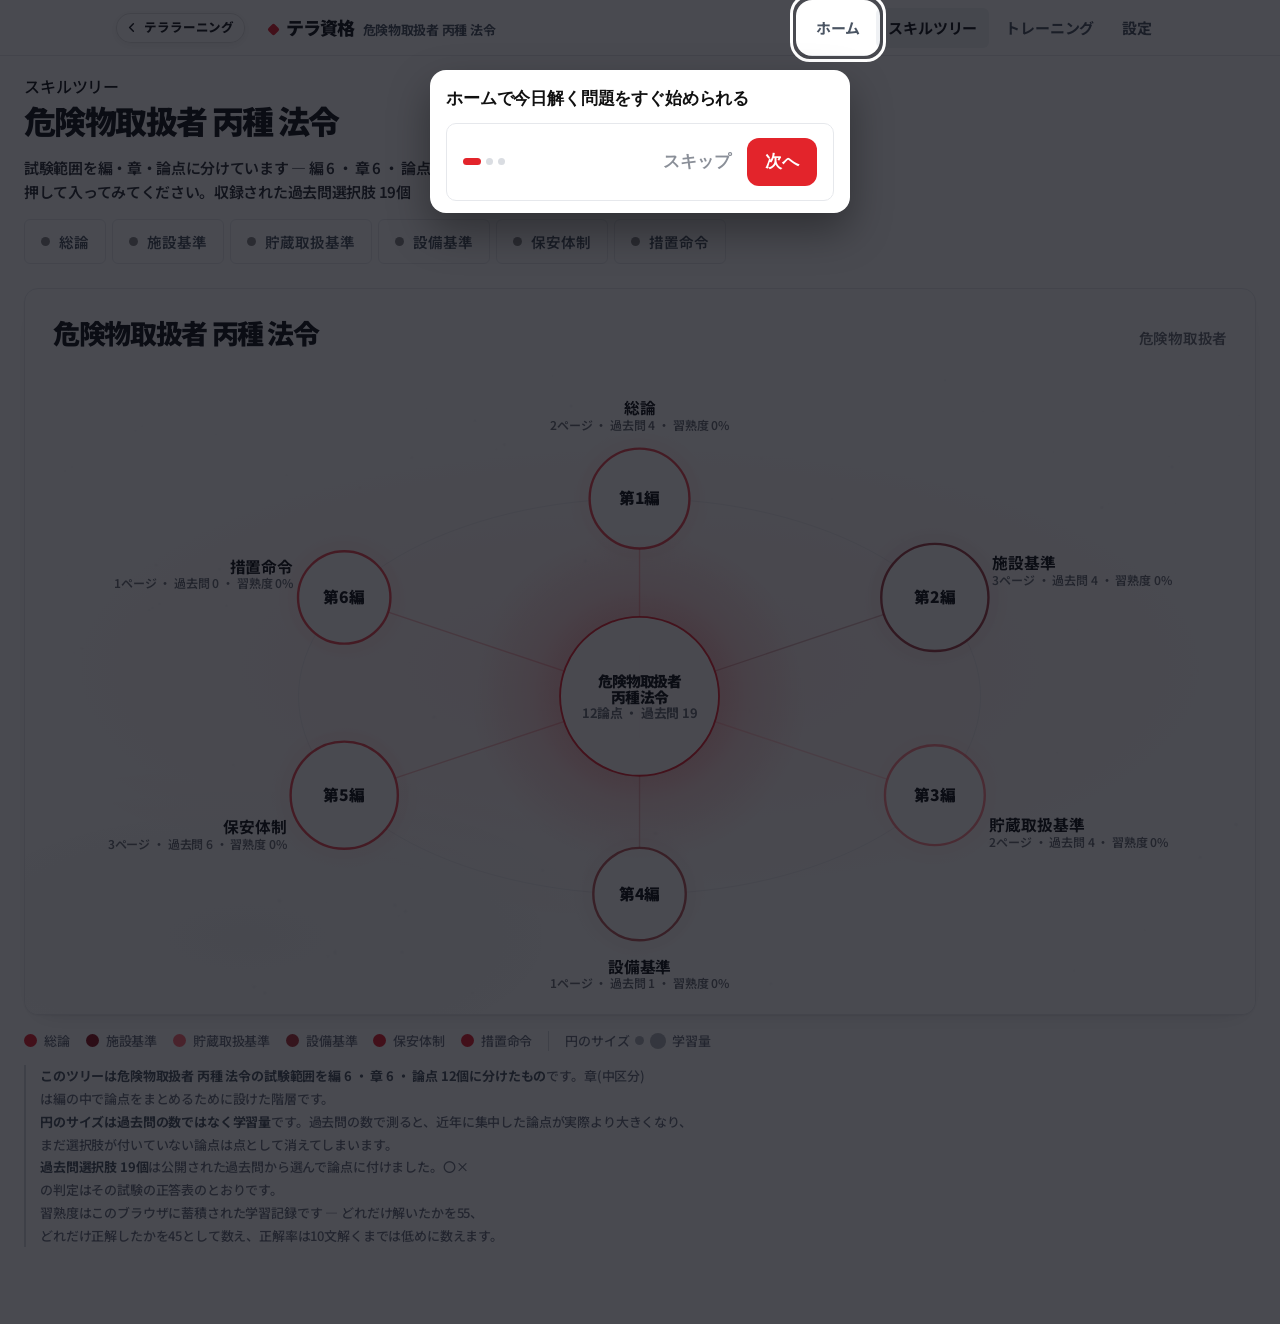
<file: skilltree.html>
<!doctype html>
<html lang="ja">
<head>
<meta charset="utf-8">
<title>スキルツリー — テラ資格</title>
<meta name="viewport" content="width=device-width,initial-scale=1,viewport-fit=cover">
<link rel="icon" href="icons/favicon.svg">
<link rel="manifest" href="manifest.webmanifest">
<script>try{document.documentElement.dataset.skin=localStorage.getItem("tj.skin")||"white"}catch(e){document.documentElement.dataset.skin="white"}</script>
<link rel="stylesheet" href="css/app.css?v=1105a">
<style>
  .wrapx{max-width:1360px;margin:0 auto;padding:18px var(--s3) var(--s6)}
  h1,h2,.pk-title{font-family:var(--title);font-weight:var(--tw);letter-spacing:var(--tls)}
  .phead h1{display:flex;align-items:baseline;gap:14px;flex-wrap:wrap}
  .crumb{display:inline-flex;align-items:baseline;gap:14px;flex-wrap:wrap}
  .crumb .up{appearance:none;border:0;background:transparent;cursor:pointer;font:inherit;
    color:var(--ink-3);padding:0;font-family:var(--title);font-weight:var(--tw);
    letter-spacing:var(--tls);text-decoration:underline;
    text-decoration-color:var(--line-3);text-underline-offset:5px;transition:color .18s}
  .crumb .up:hover{color:var(--ink);text-decoration-color:var(--red)}
  .crumb .sep{color:var(--line-3);font-size:.6em;transform:translateY(-.12em)}
  .swapin{animation:swapin .5s cubic-bezier(.32,.72,0,1) both}
  @keyframes swapin{from{opacity:0;transform:translateY(.28em) scale(.94)}to{opacity:1;transform:none}}
  .phead .sub{max-width:70ch;font-size:15px;font-weight:600;color:var(--ink-2);
    letter-spacing:-.02em;line-height:1.6}

  .segbar{display:flex;gap:6px;flex-wrap:wrap;align-items:center}
  .seg{appearance:none;border:1px solid var(--line);background:var(--surface);cursor:pointer;
    font-family:inherit;font-size:14.5px;font-weight:600;color:var(--ink-3);
    padding:10px 16px;border-radius:var(--r1);transition:.18s;display:flex;align-items:center;gap:9px}
  .seg:hover{color:var(--ink);border-color:var(--line-3)}
  .seg .dot{width:9px;height:9px;border-radius:50%;transition:transform .2s}
  .seg[aria-selected="true"]{color:#06110F;font-weight:700}
  .seg[aria-selected="true"] .dot{transform:scale(0)}
  .seg.back{font-weight:700;color:var(--ink-2);border-color:var(--line-2);background:var(--surface-2)}
  .seg.back:hover{transform:translateX(-2px)}
  .seg.back[hidden]{display:none}

  .board{position:relative;border-radius:var(--r3);overflow:hidden;border:1px solid var(--line);
    background:var(--stage);margin-top:var(--s3);box-shadow:var(--shadow)}
  .board .plate{display:flex;align-items:baseline;justify-content:space-between;gap:18px;
    flex-wrap:wrap;padding:22px 28px 10px}
  .board .plate h2{font-size:27px;color:var(--stage-ink)}
  .board .plate .sub{font-size:14.5px;color:var(--stage-ink-2);font-family:var(--kr);
    font-weight:600;letter-spacing:-.02em}
  .board .stage{position:relative;min-height:420px;background:
    radial-gradient(ellipse 80% 60% at 50% 46%,var(--neb-1),transparent 66%),
    radial-gradient(ellipse 50% 40% at 18% 88%,var(--neb-2),transparent 70%),var(--stage)}
  :root[data-skin="note"] .board .stage{background-image:
      repeating-linear-gradient(0deg,transparent 0 21px,rgba(120,110,85,.11) 21px 22px),
      repeating-linear-gradient(90deg,transparent 0 21px,rgba(120,110,85,.08) 21px 22px),
      radial-gradient(ellipse 80% 60% at 50% 46%,var(--neb-1),transparent 66%);
    background-color:var(--stage)}
  /* 軌道は円配置なので中身がほぼ正方形になる — 幅に合わせると画面より縦長になる。
     高さを画面に合わせて切り、preserveAspectRatio で中央揃えする。 */
  /* 高さを固定せず、viewBox をその比率に広げて letterbox をなくす。
     height:auto にすると正円軌道が板より長くなるか左右が空く(2026-08-31 実測)。 */
  .board svg{display:block;width:100%;height:clamp(430px,50vw,690px)}
  @media(max-width:760px){.board svg{height:clamp(460px,120vw,760px)}}
  /* スマホ: 盤上の2行目(ページ数・過去問・習熟度)は隠す — 下の一覧と開いたシートに同じ数字がある */
  @media(max-width:760px){.board .lbl2{display:none}}
  .node{cursor:pointer}
  .node:focus-visible{outline:none}
  .nb{transform-box:fill-box;transform-origin:center;
    transition:transform .26s cubic-bezier(.2,1.25,.35,1)}
  .node.hot .nb{transform:scale(1.16)}
  .lbl{transition:opacity .2s,transform .26s cubic-bezier(.2,1.25,.35,1)}
  .lbl.hot{transform-box:fill-box;transform-origin:center;transform:scale(1.06)}
  svg.dim .node:not(.hot){opacity:.3;transition:opacity .2s}
  svg.dim .lbl:not(.hot){opacity:.28}

  /* プレビュー */
  .peek{position:fixed;z-index:70;width:356px;pointer-events:none;border-radius:var(--r2);
    padding:17px 19px 15px;background:var(--stage-2);border:1px solid var(--stage-line);
    box-shadow:0 24px 60px -22px rgba(0,0,0,.55);opacity:0;
    transform:translateY(6px) scale(.98);transition:opacity .16s ease,transform .16s}
  .peek.on{opacity:1;transform:none}
  .peek[hidden]{display:none}
  .pk-top{display:flex;align-items:center;justify-content:space-between;gap:10px}
  .pk-eyebrow{font-family:var(--mono);font-size:12px;letter-spacing:.06em;color:var(--stage-ink-2)}
  .pk-tier{font-family:var(--mono);font-size:12px;font-weight:700;color:var(--stage);
    padding:3px 10px;border-radius:6px;letter-spacing:.06em}
  .pk-title{font-size:20px;color:var(--stage-ink);margin:9px 0 0;line-height:1.3}
  .pk-q{font-size:13.5px;line-height:1.6;color:var(--stage-ink-2);margin-top:9px;
    padding-left:11px;border-left:2px solid var(--stage-line)}
  .pk-sep{height:1px;background:var(--stage-line);margin:13px 0 11px}
  .pk-stats{display:grid;grid-template-columns:repeat(3,1fr);gap:8px}
  .pk-stats b{display:block;font-family:var(--mono);font-size:20px;font-weight:600;
    color:var(--stage-ink);letter-spacing:-.02em;font-variant-numeric:tabular-nums}
  .pk-stats span{font-size:12px;color:var(--stage-ink-2)}
  .pk-keys{display:flex;flex-wrap:wrap;gap:5px;margin-top:11px}
  .pk-key{font-size:12.5px;padding:4px 10px;border-radius:7px;background:var(--surface-2);
    color:var(--ink-2);border:1px solid var(--line-2)}
  .pk-foot{margin-top:11px;font-size:12px;color:var(--stage-ink-2);font-family:var(--mono)}

  /* ノードシート */
  .sheet{position:fixed;inset:0;z-index:90;display:flex;align-items:center;
    justify-content:center;padding:24px}
  .sheet[hidden]{display:none}
  .sheetbg{position:absolute;inset:0;background:rgba(4,6,10,.62);backdrop-filter:blur(6px);
    opacity:0;transition:opacity .34s}
  .sheet.on .sheetbg{opacity:1}
  .sheetcard{position:relative;width:min(820px,100%);max-height:86vh;overflow:auto;
    background:var(--surface);border:1px solid var(--line-2);border-radius:var(--r3);
    box-shadow:0 40px 90px -30px rgba(0,0,0,.8);opacity:0;
    transform:scale(.9) translateY(14px);
    transition:opacity .3s ease,transform .44s cubic-bezier(.32,.72,0,1)}
  .sheet.on .sheetcard{opacity:1;transform:none}
  .sh-top{position:sticky;top:0;z-index:2;background:var(--surface);padding:22px 26px 16px;
    border-bottom:1px solid var(--line)}
  .sh-eyebrow{font-family:var(--mono);font-size:12px;letter-spacing:.08em;color:var(--ink-4)}
  .sh-top h3{font-size:25px;margin:8px 0 0;letter-spacing:-.04em;
    font-family:var(--title);font-weight:var(--tw)}
  .sh-x{position:absolute;right:18px;top:18px;width:34px;height:34px;border-radius:50%;
    border:1px solid var(--line-2);background:var(--surface-2);color:var(--ink-3);
    cursor:pointer;font-size:15px;line-height:1;transition:.16s}
  .sh-x:hover{color:var(--ink);border-color:var(--line-3)}
  .sh-facts{display:flex;gap:7px;flex-wrap:wrap;margin-top:13px}
  .fact{font-family:var(--mono);font-size:12px;color:var(--ink-3);border:1px solid var(--line);
    background:var(--surface-2);padding:5px 10px;border-radius:7px}
  .fact b{color:var(--ink);font-weight:600}
  .sh-body{padding:18px 26px 26px}
  .sh-note{font-size:12.5px;color:var(--ink-4);line-height:1.72;margin-bottom:16px;
    border-left:2px solid var(--line-2);padding-left:12px}
  .sh-note b{color:var(--ink-3)}
  .keylist{display:flex;flex-wrap:wrap;gap:6px;margin-bottom:18px}
  .keylist span{font-size:13px;padding:5px 11px;border-radius:8px;background:var(--surface-2);
    border:1px solid var(--line);color:var(--ink-2)}
  .qprev{border:1px solid var(--line);border-radius:var(--r1);background:var(--surface-2);
    padding:13px 15px;margin-bottom:8px;font-size:14px;line-height:1.65;color:var(--ink-2)}
  .qprev .m{font-family:var(--mono);font-size:12px;color:var(--ink-4);display:flex;gap:9px;
    flex-wrap:wrap;margin-top:7px}
  .qprev .m .ox{font-weight:700}
  .qprev .m .ox.o{color:var(--mint)} .qprev .m .ox.x{color:var(--red-2)}
  .goact{display:flex;gap:8px;flex-wrap:wrap;margin-top:16px}

  .legend{display:flex;gap:16px;flex-wrap:wrap;align-items:center;font-size:13px;
    color:var(--ink-4);margin-top:16px;font-family:var(--mono)}
  .legend .k{display:flex;align-items:center;gap:7px}
  .legend .dot{width:13px;height:13px;border-radius:50%;display:inline-block}
  .legend .sz{display:flex;align-items:center;gap:6px;padding-left:16px;border-left:1px solid var(--line-2)}
  .legend .sz i{display:inline-block;border-radius:50%;background:var(--ink-4);opacity:.55}
  .note{font-size:13px;color:var(--ink-4);border-left:2px solid var(--line-2);padding-left:14px;
    margin-top:14px;line-height:1.75;max-width:96ch}
  .note b{color:var(--ink-3)}

  .treelist{display:none}
  .grp{border:1px solid var(--line);border-radius:var(--r2);overflow:hidden;margin-bottom:12px;
    background:var(--surface)}
  .grp .gh{display:flex;align-items:center;gap:10px;padding:14px 16px;
    border-bottom:1px solid var(--line);background:var(--surface-2)}
  .grp .gh .cd{font-family:var(--mono);font-size:13px;font-weight:700}
  .grp .gh h3{font-size:16px;flex:1;min-width:0}
  .grp .gh .n{font-family:var(--mono);font-size:12px;color:var(--ink-4)}
  .mrow{display:flex;align-items:center;gap:11px;padding:13px 16px;cursor:pointer;
    border-bottom:1px solid var(--line);background:var(--surface)}
  .mrow:last-child{border-bottom:0}
  .mrow .bul{width:13px;height:13px;border-radius:50%;flex:0 0 13px}
  .mrow .nm{flex:1;min-width:0;font-size:15px;font-weight:700;color:var(--ink-2);
    overflow:hidden;text-overflow:ellipsis;white-space:nowrap}
  .mrow .pc{font-family:var(--mono);font-size:12px;color:var(--ink-4);flex:0 0 auto}
  @media(max-width:760px){
    .treelist{display:block;margin-top:var(--s3)}
    .board .plate{padding:16px 18px 8px}
    .board .plate h2{font-size:21px}
    .sheet{padding:0;align-items:flex-end}
    .sheetcard{width:100%;max-height:90vh;border-radius:var(--r3) var(--r3) 0 0;transform:translateY(40px)}
  }
</style>
</head>
<body>
<div class="wrapx">
  <div class="phead">
    <div>
      <span class="kicker"><i></i>スキルツリー</span>
      <h1><span class="crumb" id="crumb"></span></h1>
      <p class="sub" id="lede"></p>
    </div>
    <div class="pheadact">
      <div class="segbar"><button class="seg back" id="backbtn" hidden>← 全体</button>
        <span id="segs" style="display:contents"></span></div>
    </div>
  </div>

  <section class="board">
    <div class="plate"><h2 id="plateTitle"></h2><p class="sub" id="plateSub"></p></div>
    <div class="stage"><svg id="orbit" viewBox="0 0 1280 880" preserveAspectRatio="xMidYMid meet" role="img" aria-label="スキルツリー"></svg></div>
  </section>

  <div class="treelist" id="treelist"></div>
  <div class="legend" id="legend"></div>
  <p class="note" id="note"></p>
</div>

<div class="peek" id="peek" hidden aria-hidden="true">
  <div class="pk-top"><span class="pk-eyebrow" id="pkEyebrow"></span>
    <span class="pk-tier" id="pkTier"></span></div>
  <h4 class="pk-title" id="pkTitle"></h4>
  <p class="pk-q" id="pkQ"></p>
  <div class="pk-sep"></div>
  <div id="pkBody"></div>
</div>

<div class="sheet" id="sheet" hidden role="dialog" aria-modal="true">
  <div class="sheetbg" id="sheetbg"></div>
  <div class="sheetcard">
    <div class="sh-top">
      <button class="sh-x" id="shx" aria-label="閉じる">✕</button>
      <span class="sh-eyebrow" id="shEyebrow"></span>
      <h3 id="shTitle"></h3>
      <div class="sh-facts" id="shFacts"></div>
    </div>
    <div class="sh-body">
      <div class="keylist" id="shKeys"></div>
      <p class="sh-note" id="shNote"></p>
      <div id="shList"></div>
      <div class="goact" id="shGo"></div>
    </div>
  </div>
</div>

<script src="js/brand.js"></script>
<script src="js/catalog.js?v=1105a"></script>
<script src="data/ready.js"></script>
<script src="js/boot.js"></script>
<script src="js/store.js?v=1105a"></script>
<script>
(function(){
  var T=GB.T, esc=GB.esc;
  GB.mountNav("skilltree.html");

  function cv(k){ return getComputedStyle(document.documentElement).getPropertyValue(k).trim(); }
  function hsl(hex){
    var m=/^#?([0-9a-f]{2})([0-9a-f]{2})([0-9a-f]{2})$/i.exec(hex||"");
    if(!m) return [200,60,55];
    var r=parseInt(m[1],16)/255,g=parseInt(m[2],16)/255,b=parseInt(m[3],16)/255;
    var mx=Math.max(r,g,b),mn=Math.min(r,g,b),d=mx-mn,h=0,l=(mx+mn)/2;
    var sa=d===0?0:d/(1-Math.abs(2*l-1));
    if(d){ h = mx===r?60*(((g-b)/d)%6) : mx===g?60*((b-r)/d+2) : 60*((r-g)/d+4); }
    if(h<0) h+=360;
    return [Math.round(h),Math.round(sa*100),Math.round(l*100)];
  }
  var PARTS=T.parts.map(function(p){ return p.no; });
  var PC={};
  var GOLD,STAR,SLINE,SINK,SINK2,SBG,SBG2,CORE;
  function paint(){
    T.parts.forEach(function(p){
      var hex=cv(p.color)||"#4FC3E8", c=hsl(hex);
      PC[p.no]={hex:hex,h:c[0],s:c[1]};
    });
    GOLD=cv("--fam-soc")||"#FFD86B"; STAR=cv("--star")||"#CFE0FF";
    CORE=cv("--core-glow")||"#4E7BD6"; SLINE=cv("--stage-line")||"#2B3D5C";
    SINK=cv("--stage-ink")||"#DEE8F8"; SINK2=cv("--stage-ink-2")||"#A9BEDF";
    SBG=cv("--stage")||"#070B14"; SBG2=cv("--stage-2")||"#0C1424";
  }
  function paper(){ var k=document.documentElement.dataset.skin;
    return k==="jelly"||k==="note"||k==="white"; }
  function glowK(){ var k=document.documentElement.dataset.skin;
    return k==="white"?.35 : k==="note"?.5 : k==="jelly"?.8 : 1; }

  var TIER={
    S:{n:"S",l:80,pl:38,m:1,pm:1,   label:"習熟度80以上"},
    A:{n:"A",l:65,pl:52,m:1,pm:.98, label:"60以上"},
    B:{n:"B",l:52,pl:66,m:.94,pm:.86,label:"30以上"},
    C:{n:"C",l:40,pl:78,m:.86,pm:.70,label:"30未満"},
    L:{n:"–",l:36,pl:87,m:.44,pm:.30,label:"未着手"}
  };
  function tone(part,t,dl){
    var F=PC[part]||{h:200,s:60}, k=TIER[t], pp=paper(), d=(dl||0);
    return "hsl("+F.h+" "+Math.round(F.s*(pp?k.pm:k.m))+"% "+(pp?k.pl-d:k.l+d)+"%)";
  }
  function tierOf(a,played){ return !played?"L":a>=80?"S":a>=60?"A":a>=30?"B":"C"; }
  function howFar(st){
    if(!st.n) return "収録された過去問選択肢がありません";
    if(!st.solved) return "まだ始めていません";
    if(st.achieve<30) return "始めたばかりです";
    if(st.achieve<60) return "半分くらい来ています";
    if(st.achieve<80) return "感覚がつかめてきています";
    return "ここは安心です";
  }

  /* ══ SVG ══ */
  var NS="http://www.w3.org/2000/svg";
  function el(tag,attrs,parent){
    var e=document.createElementNS(NS,tag);
    for(var k in attrs) if(attrs[k]!=null) e.setAttribute(k,attrs[k]);
    if(parent) parent.appendChild(e);
    return e;
  }
  function txt(p,s,a){ var t=el("text",a,p); t.textContent=s; return t; }
  function seed(s){ var h=2166136261;
    for(var i=0;i<s.length;i++){ h^=s.charCodeAt(i); h=Math.imul(h,16777619); }
    return ((h>>>0)%10000)/10000; }
  var rad=function(a){ return a*Math.PI/180; };

  var LAY={};
  function layout(){
    var st=document.querySelector(".board .stage");
    var W=Math.max(340,Math.round(st?st.clientWidth:1180));
    var k=Math.max(.52,Math.min(1,W/1180));
    var H=Math.round(W<640?W*1.30 : W<900?W*.88 : W*.58);
    LAY={W:W,H:H,CX:W/2,CY:H/2,k:k,
         rCore:Math.round(74*k+12),
         fCore:Math.round(28*k+8),
         fName:Math.round(11*k+4),
         fSub:Math.round(9*k+3)};
    return LAY;
  }
  var uid=0;
  function svgEl(){ return document.getElementById("orbit"); }
  function fitView(layer){
    var svg=svgEl();
    var ink=layer? layer.querySelector(".ink") : svg.querySelector(".layer .ink");
    if(!ink) return;
    var bb; try{ bb=ink.getBBox(); }catch(e){ return; }
    if(!bb||!bb.width) return;
    var pad=Math.round(16*LAY.k)+8;
    var x=bb.x-pad, y=bb.y-pad, w=bb.width+pad*2, h=bb.height+pad*2;
    /* 描いた板の比率に合わせて足りない方を伸ばす — そうしないと余る方が空白帯として残る */
    var box=svg.getBoundingClientRect();
    var want=(box.width&&box.height)?(box.width/box.height):(w/h);
    if(w/h < want){ var nw=h*want; x-=(nw-w)/2; w=nw; }
    else{ var nh=w/want; y-=(nh-h)/2; h=nh; }
    svg.setAttribute("viewBox",[x.toFixed(0),y.toFixed(0),w.toFixed(0),h.toFixed(0)].join(" "));
    /* スマホで盤全体を縮めると文字が5pxまで小さくなる(2026-10-21 実測) — 画面上で12pxを下回らないよう拡大する */
    var sc=box.width? box.width/w : 1;
    svg.querySelectorAll("text").forEach(function(t){
      if(!t.dataset.f0) t.dataset.f0=t.getAttribute("font-size")||"";
      var f0=parseFloat(t.dataset.f0); if(!f0) return;
      t.setAttribute("font-size", f0*sc<12 ? (12/sc).toFixed(1) : f0);
    });
  }
  /* 黒い円 + 枠線 + 下から満ちる塗り */
  function orb(parent,x,y,r,col,pct,opt){
    opt=opt||{};
    var g=el("g",{},parent), p=Math.max(0,Math.min(100,pct||0))/100;
    if(!opt.flat)
      el("circle",{class:"nb",cx:x,cy:y,r:r+11,fill:col,
        opacity:((paper()?(p?.2:.1):(p?.28:.14))*glowK()).toFixed(3),
        filter:"url(#soft)","pointer-events":"none"},g);
    el("circle",{class:"nb",cx:x,cy:y,r:r,fill:SBG2,"fill-opacity":1},g);
    if(p>0){
      var id="fill"+(++uid);
      var cp=el("clipPath",{id:id},g);
      el("rect",{x:x-r,y:y+r-2*r*p,width:2*r,height:2*r*p},cp);
      el("circle",{class:"nb",cx:x,cy:y,r:r,fill:col,"fill-opacity":paper()?.5:.42,
        "clip-path":"url(#"+id+")"},g);
      var yy=y+r-2*r*p, half=Math.sqrt(Math.max(0,r*r-(yy-y)*(yy-y)));
      el("line",{x1:x-half,y1:yy,x2:x+half,y2:yy,stroke:col,"stroke-width":1.8,opacity:".9"},g);
    }
    el("circle",{class:"nb",cx:x,cy:y,r:r,fill:"none",stroke:col,
      "stroke-width":opt.bold?2.6:2.1,opacity:p?1:(paper()?.8:.6)},g);
    return g;
  }
  function coreOrb(g,hue,title,sub,onClick){
    var L=LAY, gid="cg"+(++uid);
    var d=el("defs",{},g), rg=el("radialGradient",{id:gid},d);
    el("stop",{offset:"0%","stop-color":hue,"stop-opacity":paper()?".55":".8"},rg);
    el("stop",{offset:"64%","stop-color":hue,"stop-opacity":".12"},rg);
    el("stop",{offset:"100%","stop-color":hue,"stop-opacity":"0"},rg);
    el("circle",{cx:L.CX,cy:L.CY,r:L.rCore*2.1,fill:"url(#"+gid+")","pointer-events":"none"},g);
    var c=el("circle",{cx:L.CX,cy:L.CY,r:L.rCore,fill:SBG2,stroke:hue,"stroke-width":2,opacity:".95"},g);
    var ln=title.length;
    var fs=ln<=3?L.fCore : ln<=5?Math.round(L.fCore*.76) : ln<=8?Math.round(L.fCore*.55)
          : Math.round(L.fCore*.44);
    var rows=[title], dy=0;
    if(ln>6){
      var cut=title.lastIndexOf(" ", Math.ceil(ln/2)+1);
      if(cut<2) cut=Math.ceil(ln/2);
      rows=[title.slice(0,cut).trim(), title.slice(cut).trim()];
      dy=-fs*0.5;
    }
    var t=null;
    rows.forEach(function(r,i){
      var e=txt(g,r,{x:L.CX,y:L.CY-2+dy+i*fs*1.05,"text-anchor":"middle",fill:SINK,
        "font-size":fs,"font-weight":900,"font-family":cv("--title")||"Noto Sans KR",
        "letter-spacing":"-1.2"});
      if(!t) t=e;
    });
    var s2=txt(g,sub,{x:L.CX,y:L.CY+(rows.length>1?fs*1.5:L.fCore*.78),"text-anchor":"middle",
      fill:SINK2,"font-size":Math.round(L.fName*.92),"font-weight":700,
      "font-family":cv("--kr"),"letter-spacing":"-.3"});
    if(onClick) [c,t,s2].forEach(function(e){ e.style.cursor="pointer"; e.addEventListener("click",onClick); });
  }
  function sky(g,key){
    var L=LAY, stars=el("g",{opacity:paper()?".7":".85"},g);
    for(var i=0;i<190;i++){
      var a=seed("sx"+key+i), b=seed("sy"+key+i), c=seed("sr"+key+i);
      el("circle",{cx:(-L.W*.15+a*L.W*1.3).toFixed(1),cy:(-L.H*.15+b*L.H*1.3).toFixed(1),
        r:(c*1.5+.3).toFixed(2),fill:STAR,opacity:(c*.55+.08).toFixed(2)},stars);
    }
  }
  function liven(gp,labels,onEnter,onLeave){
    gp.classList.add("node"); gp.setAttribute("tabindex","0"); gp.setAttribute("role","button");
    function on(){ gp.classList.add("hot");
      (labels||[]).forEach(function(l){ l.classList.add("hot"); }); if(onEnter) onEnter(); }
    function off(){ gp.classList.remove("hot");
      (labels||[]).forEach(function(l){ l.classList.remove("hot"); }); if(onLeave) onLeave(); }
    gp.addEventListener("mouseenter",on); gp.addEventListener("mouseleave",off);
    gp.addEventListener("focus",on); gp.addEventListener("blur",off);
    (labels||[]).forEach(function(l){ l.style.cursor="pointer";
      l.addEventListener("mouseenter",on); l.addEventListener("mouseleave",off); });
  }
  function defsOf(svg){
    var d=el("defs",{},svg);
    var f=el("filter",{id:"soft",x:"-90%",y:"-90%",width:"280%",height:"280%"},d);
    el("feGaussianBlur",{stdDeviation:"8",result:"b"},f);
    var m=el("feMerge",{},f);
    el("feMergeNode",{in:"b"},m); el("feMergeNode",{in:"SourceGraphic"},m);
  }
  /* ラベルが重なったら実際の箱を測って外側へ押し出す */
  function unstack(g,cx,cy){
    var gs=[].slice.call(g.querySelectorAll(".lblg"));
    if(gs.length<2) return;
    var circles=gs.map(function(x){ return {x:+x.dataset.cx,y:+x.dataset.cy,r:+x.dataset.r}; });
    function boxCircle(b,c){
      var nx=Math.max(b.x,Math.min(c.x,b.x+b.width));
      var ny=Math.max(b.y,Math.min(c.y,b.y+b.height));
      return Math.hypot(c.x-nx,c.y-ny) < c.r+2;
    }
    function box(x){ try{ return x.getBBox(); }catch(e){ return null; } }
    function hit(a,b,pad){ pad=pad||0;
      return a.x<b.x+b.width+pad && a.x+a.width+pad>b.x &&
             a.y<b.y+b.height+pad && a.y+a.height+pad>b.y; }
    var st=gs.map(function(x,i){
      var b=box(x), ux=(+x.dataset.cx)-cx, uy=(+x.dataset.cy)-cy, m=Math.hypot(ux,uy)||1;
      return {g:x,b:b,ux:ux/m,uy:uy/m,dx:0,dy:0,own:i};
    }).filter(function(x){ return x.b; });
    for(var pass=0;pass<5;pass++){
      var moved=false;
      for(var i=0;i<st.length;i++){
        var A=st[i], push=false;
        for(var j=0;j<st.length;j++){ if(i!==j&&hit(A.b,st[j].b,2)){ push=true; break; } }
        if(!push) for(var c=0;c<circles.length;c++){
          if(c===A.own) continue;
          if(boxCircle(A.b,circles[c])){ push=true; break; }
        }
        if(push){
          A.dx+=A.ux*9; A.dy+=A.uy*9;
          A.g.setAttribute("transform","translate("+A.dx.toFixed(1)+","+A.dy.toFixed(1)+")");
          A.b=box(A.g); moved=true;
        }
      }
      if(!moved) break;
    }
  }

  /* ══ モデル ══ */
  var ALL=GB.overall();
  function chNodes(k){ return GB.nodesOf(k); }

  var level=0, part=null, chk=null, busy=false;

  /* ══ 階層0 — 科目 ══ */
  function drawAll(g0){
    var L=layout(); sky(g0,"all");
    var g=el("g",{class:"ink"},g0);
    /* 板は横に広いのに軌道が正円だと左右が空く — 楕円に寝かせる(2026-08-31 実測) */
    var RX=Math.round(L.W*.30), RY=Math.round(L.H*.30);
    el("ellipse",{cx:L.CX,cy:L.CY,rx:RX,ry:RY,fill:"none",stroke:SLINE,"stroke-width":1,opacity:".6"},g);
    var link=el("g",{},g), nodes=el("g",{},g), labs=el("g",{},g);
    var vols=T.parts.map(function(p){ return GB.partStat(p.no).vol; });
    var maxV=Math.max.apply(null,vols)||1;
    var n=T.parts.length;
    T.parts.forEach(function(p,i){
      var a=-90+i*(360/n), hue=PC[p.no].hex, ps=GB.partStat(p.no);
      var x=L.CX+RX*Math.cos(rad(a)), y=L.CY+RY*Math.sin(rad(a));
      el("line",{x1:L.CX,y1:L.CY,x2:x,y2:y,stroke:hue,"stroke-width":1.5,opacity:".28"},link);
      var rr=Math.round((30+20*Math.sqrt(ps.vol/maxV))*L.k+8);
      var gp=orb(nodes,x,y,rr,hue,ps.achieve,{bold:true});
      gp.setAttribute("aria-label",p.name+" を開く ・ 習熟度 "+ps.achieve+"パーセント");
      /* 編の名前は長い(例: 国民の権利と義務)。円の中に入れると省略されて外側のラベルと重なって見える —
         円の中には編番号だけを置き、名前は外側のラベルにのみ書く(2026-08-31 実測)。 */
      txt(gp,"第"+p.no+"編",{x:x,y:y+L.fName*.42,"text-anchor":"middle",fill:SINK,
        "font-size":Math.round(L.fName*1.15),"font-weight":900,
        "font-family":cv("--title")||"Noto Sans KR","pointer-events":"none"});
      /* ラベルは必ず外側に — 内側に置くと中央のコアと重なる(2026-08-31 実測) */
      var ca=Math.cos(rad(a)), sa=Math.sin(rad(a)), off=rr+14;
      var anc=ca>.3?"start":ca<-.3?"end":"middle";
      var up=(anc==="middle"&&sa<0);
      var y0=y+sa*off+(anc==="middle"?(sa>0?L.fName+6:-6):L.fName*.34);
      var lg=el("g",{class:"lblg"},labs);
      lg.dataset.cx=x; lg.dataset.cy=y; lg.dataset.r=rr;
      var l1=txt(lg,p.name,{x:x+ca*off,y:up?y0-L.fSub-5:y0,"text-anchor":anc,fill:SINK,
        "font-size":L.fName+2,"font-weight":700,"font-family":cv("--kr")});
      var l2=txt(lg,ps.vol+"ページ ・ 過去問 "+ps.n+" ・ 習熟度 "+ps.achieve+"%",
        {x:x+ca*off,y:up?y0:y0+L.fSub+5,"text-anchor":anc,fill:SINK2,
         "font-size":L.fSub+1,"font-weight":600,"font-family":cv("--kr")});
      [l1,l2].forEach(function(e){ e.classList.add("lbl"); }); l2.classList.add("lbl2");
      function open(){ if(!busy) goPart(p.no,x,y); }
      var hold=null, ring=null;
      liven(gp,[l1,l2],function(){
        partPeek(p,gp);
        var C=2*Math.PI*(rr+7);
        ring=el("circle",{cx:x,cy:y,r:rr+7,fill:"none",stroke:hue,"stroke-width":2.6,
          "stroke-linecap":"round","stroke-dasharray":C.toFixed(1),
          "stroke-dashoffset":C.toFixed(1),transform:"rotate(-90 "+x+" "+y+")",
          opacity:".95",style:"transition:stroke-dashoffset .3s linear"},gp);
        requestAnimationFrame(function(){ if(ring) ring.setAttribute("stroke-dashoffset","0"); });
        hold=setTimeout(open,300);
      },function(){
        clearTimeout(hold); hold=null;
        if(ring&&ring.parentNode) ring.parentNode.removeChild(ring);
        ring=null; hidePeek();
      });
      gp.addEventListener("click",open);
      [l1,l2].forEach(function(e){ e.addEventListener("click",open); });
      gp.addEventListener("keydown",function(e){
        if(e.key==="Enter"||e.key===" "){ e.preventDefault(); open(); } });
    });
    coreOrb(g,CORE,T.subject,T.stat.nodes+"論点 ・ 過去問 "+GB.num(ALL.n),null);
    unstack(g,L.CX,L.CY);
  }

  /* ══ 階層1 — 編の中の章 ══ */
  function drawPart(g0,pno){
    var L=layout(), p=GB.part(pno), hue=PC[pno].hex;
    sky(g0,"p"+pno);
    var g=el("g",{class:"ink"},g0);
    var chs=GB.chsOf(pno);
    var RX=Math.round(L.W*(chs.length>8?.335:.30)), RY=Math.round(L.H*(chs.length>8?.335:.30));
    el("ellipse",{cx:L.CX,cy:L.CY,rx:RX,ry:RY,fill:"none",stroke:SLINE,"stroke-width":1,opacity:".6"},g);
    var link=el("g",{},g), nodes=el("g",{},g), labs=el("g",{},g);
    var maxV=Math.max.apply(null,chs.map(function(c){ return GB.chStat(c.key).vol; }))||1;
    chs.forEach(function(c,i){
      var a=-90+i*(360/chs.length);
      var x=L.CX+RX*Math.cos(rad(a)), y=L.CY+RY*Math.sin(rad(a));
      var st=GB.chStat(c.key);
      el("line",{x1:L.CX,y1:L.CY,x2:x,y2:y,stroke:hue,"stroke-width":1.4,opacity:".3"},link);
      var rr=Math.round((22+16*Math.sqrt(st.vol/maxV))*L.k+10);
      var gp=orb(nodes,x,y,rr,hue,st.achieve,{bold:true});
      gp.setAttribute("aria-label",c.name+" を開く ・ 習熟度 "+st.achieve+"パーセント");
      var ca=Math.cos(rad(a)), sa=Math.sin(rad(a)), off=rr+13;
      var anc=ca>.3?"start":ca<-.3?"end":"middle";
      var up=(anc==="middle"&&sa<0);
      var y0=y+sa*off+(anc==="middle"?(sa>0?L.fName+4:-4):L.fName*.34);
      var lg=el("g",{class:"lblg"},labs);
      lg.dataset.cx=x; lg.dataset.cy=y; lg.dataset.r=rr;
      var l1=txt(lg,c.name,{x:x+ca*off,y:up?y0-L.fSub-4:y0,"text-anchor":anc,fill:SINK,
        "font-size":L.fName+1,"font-weight":700,"font-family":cv("--kr")});
      var l2=txt(lg,c.nodes.length+"論点 ・ "+st.vol+"ページ ・ "+st.achieve+"%",
        {x:x+ca*off,y:up?y0:y0+L.fSub+4,"text-anchor":anc,fill:SINK2,
         "font-size":L.fSub,"font-weight":600,"font-family":cv("--kr")});
      [l1,l2].forEach(function(e){ e.classList.add("lbl"); }); l2.classList.add("lbl2");
      liven(gp,[l1,l2],function(){ chPeek(c,gp); },hidePeek);
      function open(){ if(!busy) goCh(c.key,x,y); }
      gp.addEventListener("click",open);
      [l1,l2].forEach(function(e){ e.addEventListener("click",open); });
      gp.addEventListener("keydown",function(e){
        if(e.key==="Enter"||e.key===" "){ e.preventDefault(); open(); } });
    });
    var ps=GB.partStat(pno);
    coreOrb(g,hue,p.name,chs.length+"章 ・ 習熟度 "+ps.achieve+"%",function(){ if(!busy) goAll(); });
    var back=txt(g,"↑ 押して全体へ",{x:L.CX,y:L.CY+L.rCore+22,"text-anchor":"middle",
      fill:SINK2,"font-size":Math.round(L.fSub+1),"font-weight":600,
      "font-family":cv("--kr"),opacity:".85"});
    back.style.cursor="pointer";
    back.addEventListener("click",function(){ if(!busy) goAll(); });
    unstack(g,L.CX,L.CY);
  }

  /* ══ 階層2 — 章の中の論点 ══ */
  function drawCh(g0,key){
    var L=layout(), c=GB.ch(key), hue=PC[c.part].hex;
    sky(g0,key);
    var g=el("g",{class:"ink"},g0);
    var list=chNodes(key), m=list.length;
    var RX=Math.round(L.W*(m>9?.335:.30)), RY=Math.round(L.H*(m>9?.335:.30));
    el("ellipse",{cx:L.CX,cy:L.CY,rx:RX,ry:RY,fill:"none",stroke:SLINE,"stroke-width":1,opacity:".6"},g);
    var link=el("g",{},g), nodes=el("g",{},g), labs=el("g",{},g);
    var maxV=Math.max.apply(null,list.map(function(n){ return n.vol; }))||1;
    var two=(m>=9);
    list.forEach(function(n,k){
      var a=-90+k*(360/m);
      var f2=(two&&(k%2===1))?1.30:1;
      var x=L.CX+RX*f2*Math.cos(rad(a)), y=L.CY+RY*f2*Math.sin(rad(a));
      var st=GB.nodeStat(n.no), tier=tierOf(st.achieve,st.solved>0), lock=(tier==="L");
      el("line",{x1:L.CX,y1:L.CY,x2:x,y2:y,stroke:lock?SLINE:hue,"stroke-width":lock?.9:1.4,
        opacity:lock?".45":".34","stroke-dasharray":lock?"3 5":"none"},link);
      var rr=Math.round((14+Math.sqrt(n.vol/maxV)*15)*L.k+8);
      var gp=orb(nodes,x,y,rr,tone(c.part,tier),st.achieve,{});
      gp.setAttribute("aria-label",n.title+" を開く ・ 習熟度 "+st.achieve+"パーセント");
      var ca=Math.cos(rad(a)), sa=Math.sin(rad(a)), off=rr+13;
      var anc=ca>.3?"start":ca<-.3?"end":"middle";
      var up=(anc==="middle"&&sa<0);
      var y0=y+sa*off+(anc==="middle"?(sa>0?L.fName+4:-4):L.fName*.34);
      var lg=el("g",{class:"lblg"},labs);
      lg.dataset.cx=x; lg.dataset.cy=y; lg.dataset.r=rr;
      var short=n.title.length>22?n.title.slice(0,21)+"…":n.title;
      var l1=txt(lg,short,{x:x+ca*off,y:up?y0-L.fSub-4:y0,"text-anchor":anc,
        fill:lock?SINK2:SINK,"font-size":L.fName,"font-weight":700,"font-family":cv("--kr")});
      var l2=txt(lg,n.vol+"ページ ・ 過去問 "+n.q+(lock?"":" ・ "+st.achieve+"%"),
        {x:x+ca*off,y:up?y0:y0+L.fSub+4,"text-anchor":anc,fill:SINK2,
         "font-size":L.fSub,"font-weight":600,"font-family":cv("--kr")});
      [l1,l2].forEach(function(e){ e.classList.add("lbl"); }); l2.classList.add("lbl2");
      liven(gp,[l1,l2],function(){ nodePeek(n,gp); },hidePeek);
      function open(){ openSheet(n); }
      gp.addEventListener("click",open);
      [l1,l2].forEach(function(e){ e.addEventListener("click",open); });
      gp.addEventListener("keydown",function(e){
        if(e.key==="Enter"||e.key===" "){ e.preventDefault(); open(); } });
    });
    var st=GB.chStat(key);
    coreOrb(g,hue,c.name,m+"論点 ・ 習熟度 "+st.achieve+"%",
      function(){ if(!busy) goPart(c.part,L.CX,L.CY); });
    var back=txt(g,"↑ 押して"+GB.part(c.part).name+"へ",{x:L.CX,y:L.CY+L.rCore+22,
      "text-anchor":"middle",fill:SINK2,"font-size":Math.round(L.fSub+1),"font-weight":600,
      "font-family":cv("--kr"),opacity:".85"});
    back.style.cursor="pointer";
    back.addEventListener("click",function(){ if(!busy) goPart(c.part,L.CX,L.CY); });
    unstack(g,L.CX,L.CY);
  }

  /* ══ 階層移動 ══ */
  var EASE="cubic-bezier(.32,.72,0,1)";
  function swap(drawNext,ox,oy,dir){
    if(busy) return;
    busy=true; hidePeek();
    var svg=svgEl(), out=svg.querySelector(".layer");
    var g=el("g",{class:"layer"},svg);
    drawNext(g);
    var o=ox+"px "+oy+"px";
    var big=dir>0?2.35:.46, small=dir>0?.46:2.35;
    if(out){
      out.style.transformOrigin=o;
      out.style.transition="transform .58s "+EASE+",opacity .34s ease";
      requestAnimationFrame(function(){ out.style.transform="scale("+big+")"; out.style.opacity="0"; });
    }
    fitView(g);
    g.style.transformOrigin=o; g.style.transform="scale("+small+")"; g.style.opacity="0";
    requestAnimationFrame(function(){
      g.style.transition="transform .58s "+EASE+",opacity .4s ease";
      g.style.transform="none"; g.style.opacity="1";
    });
    setTimeout(function(){
      if(out&&out.parentNode) out.parentNode.removeChild(out);
      g.style.transition=""; busy=false;
    },620);
  }
  function goPart(p,ox,oy){
    var back=(level===2);
    part=p; chk=null; level=1;
    swap(function(g){ drawPart(g,p); },ox,oy,back?-1:1);
    head(); drawList(); legend();
  }
  function goCh(k,ox,oy){
    chk=k; part=GB.ch(k).part; level=2;
    swap(function(g){ drawCh(g,k); },ox,oy,1);
    head(); drawList(); legend();
  }
  function goAll(){
    part=null; chk=null; level=0;
    swap(function(g){ drawAll(g); },LAY.CX,LAY.CY,-1);
    head(); drawList(); legend();
  }

  /* ══ ヘッダー ══ */
  function head(){
    var c=document.getElementById("crumb");
    if(level===0){
      c.innerHTML='<span class="swapin">'+esc(T.subject)+'</span>';
      document.getElementById("lede").textContent=
        "試験範囲を編・章・論点に分けています — 編 "+T.stat.parts+" ・ 章 "+T.stat.chs+
        " ・ 論点 "+T.stat.nodes+"個。押して入ってみてください。収録された過去問選択肢 "+GB.num(ALL.n)+"個";
      document.getElementById("plateTitle").textContent=T.subject;
      document.getElementById("plateSub").textContent=GB.track().name;
    }else if(level===2&&chk){
      var ch=GB.ch(chk), st=GB.chStat(chk);
      c.innerHTML='<button class="up" id="upbtn">'+esc(T.subject)+'</button><span class="sep">›</span>'+
        '<button class="up" id="uppart">'+esc(GB.part(ch.part).name)+'</button><span class="sep">›</span>'+
        '<em class="swapin" style="font-style:normal;color:var(--red-2)">'+esc(ch.name)+'</em>';
      document.getElementById("upbtn").onclick=function(){ if(!busy) goAll(); };
      document.getElementById("uppart").onclick=function(){ if(!busy) goPart(ch.part,LAY.CX,LAY.CY); };
      document.getElementById("lede").textContent=
        "論点 "+ch.nodes.length+"個 ・ 学習量 "+st.vol+"ページ ・ 収録された過去問選択肢 "+st.n+"個。ひとつ押してみてください。";
      document.getElementById("plateTitle").textContent=ch.name;
      document.getElementById("plateSub").textContent="論点 "+ch.nodes.length;
    }else{
      var p=GB.part(part), ps=GB.partStat(part), chs=GB.chsOf(part);
      c.innerHTML='<button class="up" id="upbtn">'+esc(T.subject)+'</button><span class="sep">›</span>'+
        '<em class="swapin" style="font-style:normal;color:var(--red-2)">'+esc(p.name)+'</em>';
      document.getElementById("upbtn").onclick=function(){ if(!busy) goAll(); };
      document.getElementById("lede").textContent=
        "章 "+chs.length+" ・ 論点 "+ps.nodes+" ・ 学習量 "+ps.vol+"ページ ・ 収録された過去問選択肢 "+ps.n+"個";
      document.getElementById("plateTitle").textContent=p.name;
      var weak=GB.nodes.filter(function(n){ return n.part===part&&GB.nodeStat(n.no).solved>0; })
        .sort(function(a,b){ return GB.nodeStat(a.no).achieve-GB.nodeStat(b.no).achieve; })[0];
      document.getElementById("plateSub").textContent=
        weak ? (weak.title+" をもう一度固めてみましょうか") : (ps.n+"個の選択肢が待っています");
    }
    var b=document.getElementById("backbtn");
    b.hidden=(level===0);
    b.textContent=(level===2&&part)?("← "+GB.part(part).name):"← 全体";
    document.querySelectorAll("[data-part]").forEach(function(x){
      var on=(+x.dataset.part===part);
      x.setAttribute("aria-selected",on);
      x.style.background=on?PC[+x.dataset.part].hex:"";
      x.style.borderColor=on?PC[+x.dataset.part].hex:"";
    });
  }
  function segs(){
    document.getElementById("backbtn").onclick=function(){
      if(busy) return;
      if(level===2&&part) goPart(part,LAY.CX,LAY.CY); else goAll();
    };
    var host=document.getElementById("segs");
    T.parts.forEach(function(p){
      var b=document.createElement("button");
      b.className="seg"; b.dataset.part=p.no;
      b.innerHTML='<span class="dot" style="background:'+(PC[p.no]?PC[p.no].hex:"#888")+'"></span>'+esc(p.name);
      b.onclick=function(){
        if(busy||part===p.no) return;
        if(level===0) goPart(p.no,LAY.CX,LAY.CY-100);
        else{ part=p.no; chk=null; level=1;
              swap(function(g){ drawPart(g,p.no); },LAY.CX,LAY.CY,1);
              head(); drawList(); legend(); }
      };
      host.appendChild(b);
    });
  }

  /* ══ プレビュー ══ */
  var peek=document.getElementById("peek"), peekTimer=null;
  function place(g){
    peek.hidden=false; peek.setAttribute("aria-hidden","false");
    var r=g.getBoundingClientRect(), pw=356, ph=peek.offsetHeight||320;
    var x=r.right+18, y=r.top+r.height/2-ph/2;
    if(x+pw>window.innerWidth-14) x=r.left-pw-18;
    if(x<14) x=Math.min(Math.max(14,r.left+r.width/2-pw/2),window.innerWidth-pw-14);
    y=Math.min(Math.max(14,y),window.innerHeight-ph-14);
    peek.style.left=x+"px"; peek.style.top=y+"px";
    requestAnimationFrame(function(){ peek.classList.add("on"); });
  }
  function dim(g){ var s=g.ownerSVGElement; if(s) s.classList.add("dim"); }
  function partPeek(p,g){
    clearTimeout(peekTimer); dim(g);
    var st=GB.partStat(p.no), chs=GB.chsOf(p.no);
    document.getElementById("pkEyebrow").textContent="編";
    var tc=document.getElementById("pkTier");
    tc.textContent="開く"; tc.style.background=PC[p.no].hex; tc.style.color=SBG;
    document.getElementById("pkTitle").textContent=p.name;
    document.getElementById("pkQ").textContent=
      "章 "+chs.length+" ・ 論点 "+st.nodes+"個";
    document.getElementById("pkBody").innerHTML=
      '<div class="pk-stats"><div><b>'+st.vol+'</b><span>学習量</span></div>'+
      '<div><b>'+st.n+'</b><span>過去問選択肢</span></div>'+
      '<div><b>'+st.achieve+'%</b><span>習熟度</span></div></div>'+
      '<div class="pk-keys">'+chs.slice(0,8).map(function(c){
        return '<span class="pk-key">'+esc(c.name)+'</span>'; }).join("")+'</div>'+
      '<div class="pk-foot">押して開く</div>';
    place(g);
  }
  function chPeek(c,g){
    clearTimeout(peekTimer); dim(g);
    var st=GB.chStat(c.key), list=chNodes(c.key);
    document.getElementById("pkEyebrow").textContent=GB.part(c.part).name;
    var tc=document.getElementById("pkTier");
    tc.textContent="開く"; tc.style.background=PC[c.part].hex; tc.style.color=SBG;
    document.getElementById("pkTitle").textContent=c.name;
    document.getElementById("pkQ").textContent="論点 "+list.length+"個";
    document.getElementById("pkBody").innerHTML=
      '<div class="pk-stats"><div><b>'+st.vol+'</b><span>学習量</span></div>'+
      '<div><b>'+st.n+'</b><span>過去問選択肢</span></div>'+
      '<div><b>'+st.achieve+'%</b><span>習熟度</span></div></div>'+
      '<div class="pk-keys">'+list.slice(0,7).map(function(n){
        return '<span class="pk-key">'+esc(n.title.slice(0,18))+'</span>'; }).join("")+'</div>'+
      '<div class="pk-foot">押して開く</div>';
    place(g);
  }
  function nodePeek(n,g){
    clearTimeout(peekTimer); dim(g);
    var st=GB.nodeStat(n.no), tier=tierOf(st.achieve,st.solved>0);
    document.getElementById("pkEyebrow").textContent=GB.ch(n.chkey).name;
    var tc=document.getElementById("pkTier");
    tc.textContent=tier==="L"?"未着手":TIER[tier].n;
    tc.style.background=tier==="S"?GOLD:tone(n.part,tier);
    tc.style.color=(tier==="C"||tier==="L")?SBG2:SBG;
    document.getElementById("pkTitle").textContent=n.title;
    document.getElementById("pkQ").textContent=
      "学習量 "+n.vol+"ページ ・ 過去問選択肢 "+n.q+"個 ・ "+howFar(st);
    document.getElementById("pkBody").innerHTML=
      '<div class="pk-stats"><div><b>'+n.vol+'</b><span>学習量</span></div>'+
      '<div><b>'+n.q+'</b><span>過去問選択肢</span></div>'+
      '<div><b>'+st.achieve+'%</b><span>習熟度</span></div></div>'+
      '<div class="pk-keys">'+GB.qs(n.no).slice(0,3).map(function(q){
        return '<span class="pk-key">'+esc(q.t.slice(0,26))+'…</span>'; }).join("")+'</div>'+
      '<div class="pk-foot">押して開く ・ 判例 '+n.cs+' ・ 条文 '+n.law+'</div>';
    place(g);
  }
  function hidePeek(){
    peek.classList.remove("on");
    document.querySelectorAll("svg.dim").forEach(function(s){ s.classList.remove("dim"); });
    peekTimer=setTimeout(function(){ peek.hidden=true;
      peek.setAttribute("aria-hidden","true"); },180);
  }

  /* ══ ノードシート ══ */
  var sheet=document.getElementById("sheet");
  function openSheet(n){
    var st=GB.nodeStat(n.no), qs=GB.qs(n.no);
    document.getElementById("shEyebrow").textContent=
      GB.part(n.part).name+" · "+GB.ch(n.chkey).name;
    document.getElementById("shTitle").textContent=n.title;
    document.getElementById("shFacts").innerHTML=
      '<span class="fact">学習量 <b>'+n.vol+'</b>ページ</span>'+
      '<span class="fact">過去問選択肢 <b>'+n.q+'</b></span>'+
      '<span class="fact">判例 <b>'+n.cs+'</b></span>'+
      '<span class="fact">条文 <b>'+n.law+'</b></span>'+
      '<span class="fact">'+howFar(st)+(st.solved?" · <b>"+st.achieve+"</b>%":"")+'</span>';
    document.getElementById("shKeys").innerHTML="";
    document.getElementById("shNote").innerHTML=
      '<b>円のサイズ</b>は過去問の数ではなく<b>学習量</b>です — '+
      '過去問の数で測ると、近年に集中した論点が実際より大きくなります。 '+
      '過去問選択肢の数は別に数えました。文はすべて<b>過去問原文</b>で、〇×はその試験の正答表に従います。';
    /* ★ 解く前は答えを見せない — 旧版は選択肢5個を〇×と一緒に事前表示していたので、
       すぐ下の「〇×を解く」の最初の文の答えが漏れていた(2026-09-23)。個数だけ伝える。 */
    document.getElementById("shList").innerHTML= qs.length
      ? '<p style="font-size:14px;color:var(--ink-3)">この論点の過去問の文 '+qs.length+'個 — 答えは解いてから表示します。</p>'
      : '<p style="font-size:14px;color:var(--ink-3)">この論点にはまだ過去問の文がありません。</p>';
    document.getElementById("shGo").innerHTML= qs.length
      ? '<a class="btn" href="ox.html?node='+n.no+'">この論点を〇×で解く</a>'+
        '<a class="btn ghost" href="ox.html?read='+n.no+'">正しい文を読む</a>'
      : '<span class="muted">この論点にはまだ過去問の文がありません。</span>';
    sheet.hidden=false;
    requestAnimationFrame(function(){ sheet.classList.add("on"); });
    document.body.style.overflow="hidden";
  }
  function closeSheet(){
    sheet.classList.remove("on"); document.body.style.overflow="";
    setTimeout(function(){ sheet.hidden=true; },340);
  }
  document.getElementById("shx").onclick=closeSheet;
  document.getElementById("sheetbg").onclick=closeSheet;
  document.addEventListener("keydown",function(e){
    if(e.key==="Escape"&&!sheet.hidden) closeSheet(); });

  /* ══ スマホ用リスト ══ */
  function drawList(){
    var host=document.getElementById("treelist");
    if(level===0){
      host.innerHTML=T.parts.map(function(p){
        var st=GB.partStat(p.no);
        return '<div class="grp"><div class="gh">'+
          '<span class="cd" style="color:'+PC[p.no].hex+'">'+p.no+'</span>'+
          '<h3>'+esc(p.name)+'</h3><span class="n">'+st.vol+'ページ ・ 過去問 '+st.n+'</span></div>'+
          GB.chsOf(p.no).map(function(c){
            return '<div class="mrow" data-goch="'+c.key+'">'+
              '<span class="bul" style="background:'+PC[p.no].hex+';opacity:.7"></span>'+
              '<span class="nm">'+esc(c.name)+'</span>'+
              '<span class="pc">論点 '+c.nodes.length+'</span></div>';
          }).join("")+'</div>';
      }).join("");
    }else{
      var chs=(level===2&&chk)?[GB.ch(chk)]:GB.chsOf(part);
      host.innerHTML=chs.map(function(c){
        return '<div class="grp"><div class="gh">'+
          '<span class="cd" style="color:'+PC[c.part].hex+'">'+c.no+'</span>'+
          '<h3>'+esc(c.name)+'</h3><span class="n">論点 '+c.nodes.length+'</span></div>'+
          chNodes(c.key).map(function(n){
            var st=GB.nodeStat(n.no), tier=tierOf(st.achieve,st.solved>0);
            return '<div class="mrow" data-node="'+n.no+'">'+
              '<span class="bul" style="background:'+(tier==="S"?GOLD:tone(c.part,tier,paper()?14:0))+
              ';opacity:'+(tier==="L"?.55:1)+'"></span>'+
              '<span class="nm">'+esc(n.title)+'</span>'+
              '<span class="pc">'+n.vol+'ページ ・ 過去問 '+n.q+'</span></div>';
          }).join("")+'</div>';
      }).join("");
    }
    host.querySelectorAll("[data-goch]").forEach(function(b){
      b.onclick=function(){ goCh(b.dataset.goch,LAY.CX,LAY.CY); };
    });
    host.querySelectorAll("[data-node]").forEach(function(b){
      b.onclick=function(){ openSheet(GB.node(+b.dataset.node)); };
    });
  }

  /* ══ 凡例・注釈 ══ */
  function legend(){
    var p=part||T.parts[0].no;
    var size='<span class="sz">円のサイズ<i style="width:9px;height:9px"></i>'+
             '<i style="width:16px;height:16px"></i>学習量</span>';
    document.getElementById("legend").innerHTML=(level>0
      ? ["S","A","B","C","L"].map(function(k){
          return '<span class="k"><i class="dot" style="background:'+
            (k==="S"?GOLD:tone(p,k))+'"></i>'+TIER[k].n+' — '+TIER[k].label+'</span>'; }).join("")
      : T.parts.map(function(x){
          return '<span class="k"><i class="dot" style="background:'+PC[x.no].hex+'"></i>'+
            esc(x.name)+'</span>'; }).join(""))+size;
  }
  function note(){
    var s=T.stat;
    document.getElementById("note").innerHTML=
      '<b>このツリーは'+esc(T.subject)+'の試験範囲を編 '+s.parts+' ・ 章 '+s.chs+' ・ 論点 '+s.nodes+
      '個に分けたもの</b>です。章(中区分)は編の中で論点をまとめるために設けた階層です。<br>'+
      '<b>円のサイズは過去問の数ではなく学習量</b>です。過去問の数で測ると、近年に集中した論点が'+
      '実際より大きくなり、まだ選択肢が付いていない論点は点として消えてしまいます。<br>'+
      '<b>過去問選択肢 '+GB.num(ALL.n)+'個</b>は公開された過去問から選んで論点に付けました。〇×の判定は'+
      'その試験の正答表のとおりです。<br>'+
      '習熟度はこのブラウザに蓄積された学習記録です — どれだけ解いたかを55、どれだけ正解したかを45として数え、正解率は10文解くまでは低めに数えます。';
  }

  /* ══ 起動 ══ */
  function boot(){
    paint();
    var svg=svgEl();
    while(svg.firstChild) svg.removeChild(svg.firstChild);
    defsOf(svg);
    var g=el("g",{class:"layer"},svg);
    if(level===0) drawAll(g);
    else if(level===2&&chk) drawCh(g,chk);
    else drawPart(g,part);
    fitView(g);
    head(); drawList(); legend(); note();
  }
  var reT=null;
  window.addEventListener("resize",function(){
    clearTimeout(reT);
    reT=setTimeout(function(){
      var st=document.querySelector(".board .stage");
      if(!st||!st.clientWidth||busy) return;
      if(Math.abs(st.clientWidth-(LAY.W||0))<8) return;
      boot(); head();
    },160);
  });
  segs();
  var QS=new URLSearchParams(location.search);
  if(QS.get("ch")&&GB.ch(QS.get("ch"))){ chk=QS.get("ch"); part=GB.ch(chk).part; level=2; }
  else if(QS.get("part")&&GB.part(+QS.get("part"))){ part=+QS.get("part"); level=1; }
  boot();
  var wantNode=QS.get("node");
  if(wantNode&&GB.node(+wantNode)) setTimeout(function(){ openSheet(GB.node(+wantNode)); },300);
  document.addEventListener("keydown",function(e){
    if(e.key!=="Escape"||busy||!sheet.hidden) return;
    if(level===2&&part) goPart(part,LAY.CX,LAY.CY);
    else if(level===1) goAll();
  });
  window.addEventListener("terra:skin",function(){ boot(); });
  GB.mountNext();
})();
</script>
<script src="js/zzsfx.js?v=1009a" defer></script><script src="js/zzajan.js?v=1009a" defer></script><script src="js/zzcoach.js?v=1009a" defer></script>
<script>
/* - */
window.addEventListener("load", function () { if (!window.ZZCOACH) return; ZZCOACH.run("terra-shikaku.skilltree", [
  { el: function () { var t = document.querySelector(".tabbar a"); if (t && t.offsetParent) return t; return document.querySelector(".navlinks a"); }, text: "ホームで今日解く問題をすぐ始められる" },
  { el: function () { var l = document.querySelector("#treelist .mrow"); return (l && l.offsetParent) ? l : document.querySelector(".board"); }, text: "出題範囲の地図。編、章、論点の順に入り、論点で過去問の演習を始める" },
  { el: "#legend", text: "円の色は習熟度。S は80以上、A は60以上、B は30以上、C は30未満、未着手は–。円の大きさは学習量" }
], { delay: 900 }); });
</script>
<script src="js/terrahome.js?v=1021h" data-slot=".nav .in" defer></script>
<script src="js/supa.config.js"></script>
<script src="js/auth.js?v=09644262" data-service="shikaku" data-prefixes="tj.,terra.strat.,terra.coachmark."></script>
</body>
</html>
</file>
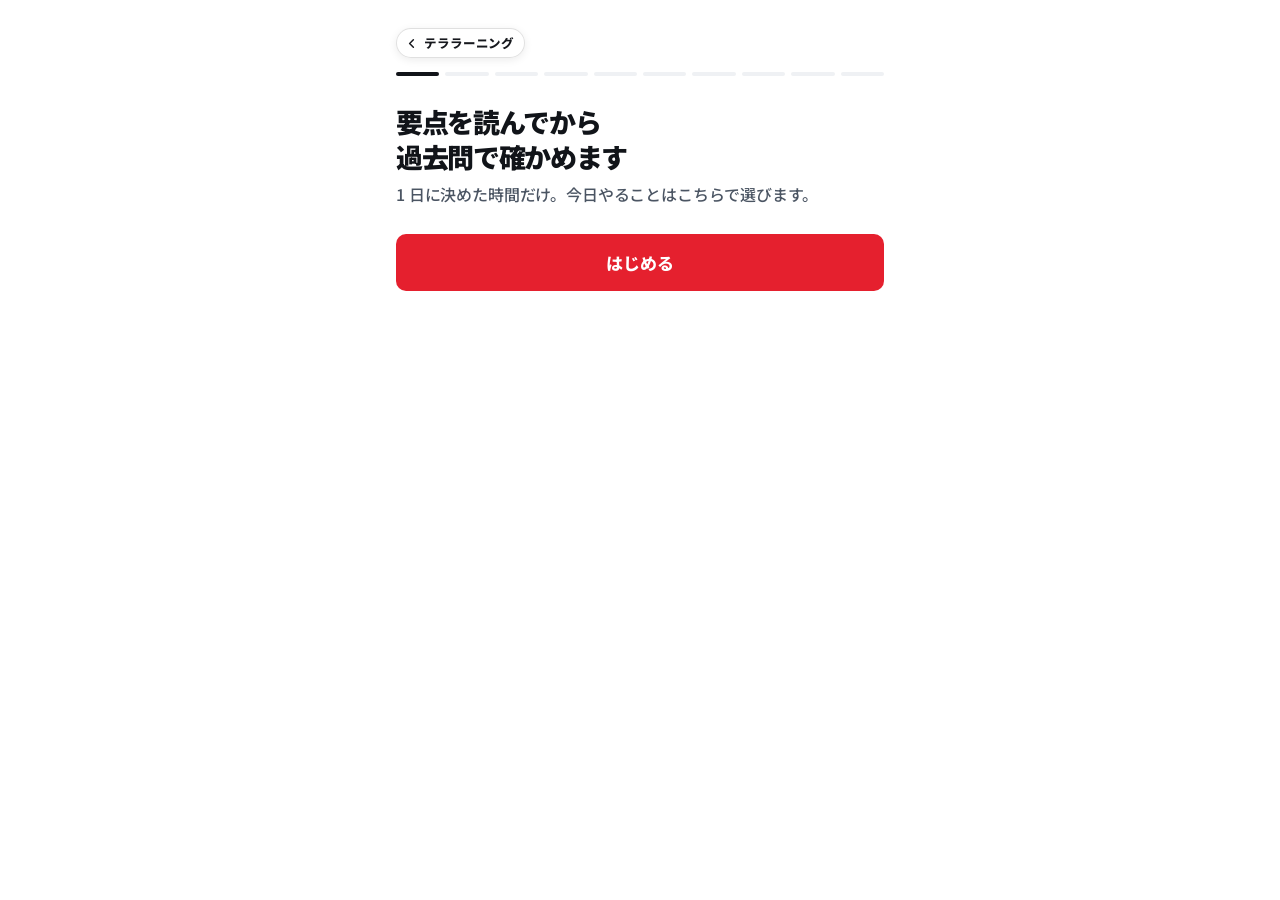
<file: start.html>
<!doctype html>
<html lang="ja">
<head>
<meta charset="utf-8">
<meta name="viewport" content="width=device-width,initial-scale=1,viewport-fit=cover">
<title>はじめに — テラ資格</title>
<link rel="icon" href="icons/favicon.svg">
<link rel="manifest" href="manifest.webmanifest">
<script>try{document.documentElement.dataset.skin=localStorage.getItem("tj.skin")||"white"}catch(e){document.documentElement.dataset.skin="white"}</script>
<link rel="stylesheet" href="css/app.css?v=1105a">
<style>
  /* 最初の設定 — 1 画面に質問 1 つ、大きなボタン 1 つ */
  .wrap{max-width:520px;margin:0 auto;padding:28px 16px 48px;min-height:100vh;display:flex;flex-direction:column}
  .dots{display:flex;gap:6px;margin-bottom:28px}
  .dots i{flex:1;height:4px;border-radius:99px;background:var(--surface-3)}
  .dots i.on{background:var(--ink)}
  h1{font-size:27px;letter-spacing:-.05em}
  .lead{color:var(--ink-3);font-size:16px;margin:8px 0 0}
  .body{flex:1;margin-top:26px}
  .opts{display:flex;flex-direction:column;gap:10px}
  .opts button{appearance:none;position:relative;text-align:left;border:1.5px solid var(--line-2);background:var(--surface);
    border-radius:var(--r3);padding:16px 18px;font-size:17px;font-weight:700;color:var(--ink);cursor:pointer;display:flex;justify-content:space-between;align-items:center}
  .opts button small{font-size:14px;color:var(--ink-3);font-weight:600}
  .opts button[aria-pressed="true"]{border:2px solid var(--ink);background:var(--surface-3)}
  .opts.g2{display:grid;grid-template-columns:1fr 1fr}
  input[type=text],input[type=date]{width:100%;font:inherit;font-size:19px;padding:15px 16px;border:1.5px solid var(--line-2);
    border-radius:var(--r3);background:var(--surface);color:var(--ink)}
  input:focus{outline:none;border-color:var(--ink)}
  .foot{display:flex;flex-direction:column;gap:10px;margin-top:24px}
  .skip{appearance:none;border:0;background:none;color:var(--ink-4);font-size:15px;cursor:pointer;padding:6px;position:relative}
  .skip .tip{display:none;position:absolute;bottom:130%;left:50%;transform:translateX(-50%);width:250px;background:var(--ink);color:var(--bg);
    font-size:13.5px;padding:8px 10px;border-radius:var(--r1);line-height:1.45}
  .skip:hover .tip,.skip:focus .tip,.skip.on .tip{display:block}
  .dateline{display:flex;align-items:center;gap:8px;margin-bottom:12px;font-size:28px;font-weight:900;letter-spacing:-.05em}
  .qhd{display:flex;justify-content:space-between;align-items:center;font-size:15px;color:var(--ink-3);font-weight:700}
  .perpart{display:flex;flex-direction:column;gap:10px;margin-top:18px}
  .perpart div{display:grid;grid-template-columns:1fr 60px;gap:6px 10px;align-items:center;font-size:15px}
  .perpart .bar{grid-column:1 / -1}
  .from{margin-top:20px;padding:16px;border:1px solid var(--line);border-radius:var(--r3);background:var(--surface)}
  .from b{display:block;font-size:14px;color:var(--ink-3);margin-bottom:6px}
</style>
<style>.wrap>.th-home{align-self:flex-start;margin-bottom:14px}</style>
</head>
<body>
<div class="wrap">
  <div class="dots" id="dots"></div>
  <div id="scr"></div>
</div>

<script src="js/brand.js"></script>
<script src="js/catalog.js?v=1105a"></script>
<script src="data/ready.js"></script>
<script src="js/boot.js"></script>
<script src="js/judge.js"></script>
<script src="js/store.js?v=1105a"></script>
<script>
(function () {
  "use strict";
  var $ = function (id) { return document.getElementById(id); }, esc = GB.esc;
  var LIMIT = 15000;     /* 一括テスト 1 文の制限時間 — 行政法向けの選択肢は通常の〇×(10秒)より長いので15秒 */
  var STEPS = ["intro", "exam", "series", "subs", "name", "date", "min", "how", "check", "done"];
  /* 科目が決まった後の実力確認は、その学習者の科目のうち準備できている最初の科目で行う —
     今読み込んでいる資料と違う科目なら、その科目で改めて開く */
  var 開始段階 = new URLSearchParams(location.search).get("step");
  var at = 0, A = { rec: [] };

  function dots() {
    $("dots").innerHTML = STEPS.map(function (s, i) { return '<i class="' + (i <= at ? "on" : "") + '"></i>'; }).join("");
  }
  function go(i) { at = i; dots(); 画面[STEPS[i]](); window.scrollTo(0, 0); }
  function nextStep() { go(at + 1); }

  var 画面 = {
    intro: function () {
      $("scr").innerHTML = '<h1>要点を読んでから<br>過去問で確かめます</h1>' +
        '<p class="lead">1 日に決めた時間だけ。今日やることはこちらで選びます。</p>' +
        '<div class="body"></div><div class="foot"><button class="btn block" id="n">はじめる</button></div>';
      $("n").onclick = nextStep;
    },
    name: function () {
      $("scr").innerHTML = "<h1>何とお呼びしましょうか</h1><p class=\"lead\">ホーム画面でこの名前で呼びます。空欄でも構いません。</p>" +
        '<div class="body"><input type="text" id="nm" maxlength="12" placeholder="ニックネーム" value="' + esc(GB.name()) + '"></div>' +
        '<div class="foot"><button class="btn block" id="n">次へ</button></div>';
      $("nm").focus();
      $("nm").onkeydown = function (e) { if (e.key === "Enter") $("n").click(); };
      $("n").onclick = function () { GB.setName($("nm").value); nextStep(); };
    },
    exam: function () {
      var cur = null;
      try { cur = (JSON.parse(localStorage.getItem("tj.pref.v1") || "{}").exam) || null; } catch (e) {}
      $("scr").innerHTML = "<h1>どの試験を受けますか？</h1><p class=\"lead\">試験に合わせて科目と過去問をご用意します。</p>" +
        '<div class="body"><div class="opts" id="op">' + CATALOG.EXAMS.map(function (e) {
          return '<button type="button" data-v="' + e.id + '" aria-pressed="' + (e.id === cur) + '">' + e.name + "<small>" + e.sub + "</small></button>";
        }).join("") + "</div></div>";
      $("op").querySelectorAll("button").forEach(function (b) {
        b.onclick = function () {
          b.setAttribute("aria-pressed", "true");
          var e = CATALOG.exam(b.dataset.v);
          GB.setExam(e.id, null);
          setTimeout(function () { go(STEPS.indexOf(e.series ? "series" : "subs")); }, 120);
        };
      });
    },
    series: function () {
      var e = GB.exam();
      if (!e.series) return go(STEPS.indexOf("subs"));
      $("scr").innerHTML = "<h1>どちらの区分ですか？</h1><p class=\"lead\">" + esc(e.name) + " — 区分ごとに専門科目が違います。</p>" +
        '<div class="body"><div class="opts" id="op">' + e.series.map(function (x) {
          return '<button type="button" data-v="' + x.id + '">' + x.name + "<small>" +
            x.subs.map(function (k) { return CATALOG.name(k); }).join(" · ") + "</small></button>";
        }).join("") + "</div></div>";
      $("op").querySelectorAll("button").forEach(function (b) {
        b.onclick = function () { b.setAttribute("aria-pressed", "true"); GB.setExam(e.id, b.dataset.v); setTimeout(nextStep, 120); };
      });
    },
    subs: function () {
      var ss = GB.subs();
      $("scr").innerHTML = "<h1>この科目を見ていきます</h1><p class=\"lead\">" + esc(GB.track().name) + " 試験の科目です。準備できている科目から解けます。</p>" +
        '<div class="body"><div class="opts">' + ss.map(function (k) {
          var r = CATALOG.ready(k);
          return '<button type="button" disabled style="cursor:default;opacity:1">' + CATALOG.name(k) + "<small>" +
            (r ? "過去問 " + GB.num(CATALOG.count(k)) + "問" : "準備中") + "</small></button>";
        }).join("") + "</div></div>" +
        '<div class="foot"><button class="btn block" id="n">はい</button></div>';
      $("n").onclick = nextStep;
    },
    date: function () {
      var tr = GB.track();
      $("scr").innerHTML = "<h1>試験日</h1><p class=\"lead\">" + (GB.goalSet() ? "2027年の" + esc(GB.exam().name) + "の日程はまだ発表前です。例年をもとにした予想日を入れています。" : esc(GB.exam().name) + "は都道府県ごとに日程が違います。受ける日が決まっていれば入れてください。あとから設定でも変えられます。") + "</p>" +
        '<div class="body"><div class="dateline num"><span id="dv">' + (GB.goalSet() ? GB.goal().replace(/-/g, ".") : "未定") + '</span><span class="chip" id="dm">' + (GB.goalSet() ? GB.goalMark() : "") + "</span></div>" +
        '<input type="date" id="di" value="' + (GB.goalSet() ? GB.goal() : "") + '"></div>' +
        '<div class="foot"><button class="btn block" id="n">この日付にする</button></div>';
      $("di").onchange = function () {
        if (!this.value) return;
        GB.setGoal(this.value, true);
        $("dv").textContent = this.value.replace(/-/g, "."); $("dm").textContent = "手動";
      };
      $("n").onclick = nextStep;
    },
    min: function () {
      var cur = GB.minutes();
      $("scr").innerHTML = "<h1>1 日何分にしますか？</h1><p class=\"lead\">決めた時間だけ取り組みます。あとで設定から変えられます。</p>" +
        (GB.minPlan().note ? '<p class="lead">' + esc(GB.minPlan().note) + '</p>' : '') +
        '<div class="body"><div class="opts g2" id="op">' + GB.minPlan().opts.map(function (m) {
          return '<button type="button" data-v="' + m + '" aria-pressed="' + (m === cur) + '">' + m + "分<small>約 " + Math.round(m * 60 / GB.SEC_PER) + "問</small>" +
            (m === GB.minPlan().rec ? '<span class="bdg">おすすめ</span>' : "") + "</button>";
        }).join("") + "</div></div>";
      $("op").querySelectorAll("button").forEach(function (b) {
        b.onclick = function () { GB.setMinutes(+b.dataset.v); b.setAttribute("aria-pressed", "true"); setTimeout(nextStep, 120); };
      });
    },
    how: function () {
      /* 11-06 concepts first; the check runs only if picked */
      $("scr").innerHTML = "<h1>どう始めますか？</h1>" +
        '<div class="body"><div class="opts" id="op">' +
        '<button type="button" id="hc"><span>要点から読む<br><small>今日の論点の要点を読んでから問題に進みます</small></span></button>' +
        '<button type="button" id="hd"><span>実力チェックから<br><small>〇×の文で弱い論点を探します</small></span></button>' +
        "</div></div>";
      $("hc").onclick = function () { GB.setOnboarded(); location.href = "index.html"; };
      $("hd").onclick = nextStep;
    },
    check: function () {
      var mine = GB.subs().filter(function (k) { return CATALOG.ready(k); });
      if (mine.length && mine.indexOf(GB.cur()) < 0) { location.replace("start.html?s=" + mine[0] + "&step=check"); return; }
      if (!mine.length) return go(STEPS.indexOf("done"));
      var set = GB.placementSet(20), i = 0, timer = null, t0 = 0;
      if (set.length < 5) return go(STEPS.indexOf("done"));   /* 〇×の文が無い科目 — 実力確認なしで始める */
      function one() {
        if (i >= set.length) { clearInterval(timer); return fin(); }
        var q = set[i]; t0 = Date.now();
        $("scr").innerHTML = '<div class="qhd"><span>実力確認 ' + (i + 1) + " / " + set.length + '</span><span class="chip">' + esc(GB.node(q.n).name) + "</span></div>" +
          '<div class="tm" id="tm"><i style="width:100%"></i></div>' +
          '<div class="qcard" style="margin-top:14px"><p class="sent">' + esc(q.t) + "</p></div>" +
          '<div class="oxb" id="oxb"><button type="button" data-a="O">〇</button><button type="button" data-a="X">×</button></div>' +
          '<div class="foot"><button class="skip" id="sk">スキップ<span class="tip">20 問すべて解いてこそ、どこから始めるか正確に選べます。</span></button></div>';
        var locked = false;
        function pick(a) {
          if (locked) return; locked = true;
          var ms = Date.now() - t0, to = a == null, ok = !to && a === q.ox;
          $("oxb").querySelectorAll("button").forEach(function (x) {
            x.disabled = true;
            if (x.dataset.a === q.ox) x.dataset.s = "ok"; else if (x.dataset.a === a) x.dataset.s = "no";
          });
          A.rec.push({ id: q.i, ok: ok, ms: ms, to: to });
          if (window.ZZ) { if (ok) ZZ.ok(document.querySelector('#oxb [data-s="ok"]')); else ZZ.no(document.querySelector('#oxb [data-s="no"]')); }
          GB.answer(q.i, ok, { ms: ms, kind: to ? "timeout" : ok ? "right" : "wrong" });
          i++; setTimeout(one, ok ? 450 : 1100);
        }
        $("oxb").querySelectorAll("button").forEach(function (b) { b.onclick = function () { pick(b.dataset.a); }; });
        var armed = false;
        $("sk").onclick = function () {
          if (!armed) { armed = true; this.classList.add("on"); this.firstChild.textContent = "それでもスキップ";
            var me = this; setTimeout(function () { armed = false; me.classList.remove("on"); me.firstChild.textContent = "スキップ"; }, 6000); return; }
          clearInterval(timer); A.skipped = true; fin();
        };
        clearInterval(timer);
        timer = setInterval(function () {
          var left = LIMIT - (Date.now() - t0), el = $("tm");
          if (!el) return;
          el.firstChild.style.width = Math.max(0, left / LIMIT * 100) + "%";
          el.classList.toggle("low", left < LIMIT * 0.3);
          if (left <= 0) { clearInterval(timer); pick(null); }
        }, 100);
      }
      function fin() { A.place = GB.setPlacement(A.rec); nextStep(); }
      one();
    },
    done: function () {
      var p = A.place || GB.placement() || { n: 0, ok: 0, per: {} };
      /* ★「ここから」はホームの今日やることが実際に選んだ論点と同じである必要がある — 違うと学習者が混乱する */
      var from = GB.today().foci.slice(0, 3);
      var fast = A.rec.filter(function (r) { return r.ok && r.ms < 6000; }).length;
      if (window.ZZ && p.n && !A.starred) { A.starred = 1; var rr = p.ok / p.n; var kk = rr >= 1 ? 3 : rr >= 0.7 ? 2 : rr >= 0.4 ? 1 : 0; if (kk) ZZ.stars(kk); }
      $("scr").innerHTML = "<h1>" + (p.n ? p.n + "問中 " + p.ok + "問" : "いいですね、早速始めましょう") + "</h1>" +
        (p.n ? '<p class="lead">すぐ（6秒以内）に正解した問題 ' + fast + "問 · 時間切れ " + A.rec.filter(function (r) { return r.to; }).length + "問</p>" : "") +
        '<div class="body">' +
        (p.n ? '<div class="perpart">' + GB.parts.filter(function (pt) { return p.per[pt.no]; }).map(function (pt) {
          var x = p.per[pt.no];
          return "<div><span>" + esc(pt.name) + '</span><span class="num" style="text-align:right">' + x.ok + " / " + x.n + '</span><div class="bar"><i style="width:' + Math.round(x.ok / x.n * 100) + '%"></i></div></div>';
        }).join("") + "</div>" : "") +
        (from.length ? '<div class="from"><b>ここから</b>' + from.map(function (n) { return esc(n.name); }).join(" · ") + "</div>" : "") +
        '</div><div class="foot"><button class="btn block" id="n">今日やることを見る</button></div>';
      $("n").onclick = function () { GB.setOnboarded(); location.href = "index.html"; };
    }
  };
  /* ?exam=<exam id> — entry from the hub cards (2026-10-13). A learner already set to that exam goes to Home */
  var examParam = new URLSearchParams(location.search).get("exam"), picked = examParam && CATALOG.exam(examParam);
  if (picked && GB.onboarded() && GB.exam().id === picked.id) { location.replace("index.html"); return; }
  if (picked) { GB.setExam(picked.id, null); go(STEPS.indexOf(picked.series ? "series" : "subs")); return; }
  go(開始段階 && STEPS.indexOf(開始段階) >= 0 ? STEPS.indexOf(開始段階) : 0);
})();
</script>

<script src="js/terrahome.js?v=1021h" data-slot=".wrap" defer></script>
<script src="js/supa.config.js"></script>
<script src="js/auth.js?v=09644262" data-service="shikaku" data-prefixes="tj.,terra.strat.,terra.coachmark."></script>
</body>
</html>
</file>
<file: css/app.css>
/* ═══════════════════════════════════════════════════════════
   {{BRAND}} — 画面共通スタイル（日本語版フレーム）

   色は変数だけで使う。画面コードに色を直接書くと、他のテーマが壊れる。
   テーマは 3 つ — ホワイト（既定：白黒＋赤 1 色）・
             ゼリー（クリーム＋ピンク）・ナイト（暗め）。
   ═══════════════════════════════════════════════════════════ */
@import url("https://fonts.googleapis.com/css2?family=Noto+Sans+JP:wght@400;500;600;700;800;900&display=swap");

:root{
  --bg:#FFFFFF; --bg-2:#FAFAFB; --surface:#FFFFFF; --surface-2:#F7F8FA; --surface-3:#EFF1F4;
  --line:#E6E8EC; --line-2:#D3D7DD; --line-3:#B4BAC3;
  --ink:#111419; --ink-2:#2B3038; --ink-3:#4B5563; --ink-4:#6B7280;
  --cta:#E5202E; --cta-2:#C8101D; --cta-soft:rgba(229,32,46,.07); --cta-line:rgba(229,32,46,.40);
  --ok:#16A34A; --ok-soft:rgba(132,204,22,.12);
  --no:#E5202E; --no-soft:rgba(229,32,46,.07);
  --warn:#C2410C; --warn-soft:rgba(194,65,12,.09);      /* 誤解（確信して不正解） — 赤とは違う色にする */
  --mark:rgba(229,32,46,.16);
  --lv0:#EFF1F4; --lv1:#F7C9CD; --lv2:#EE7A83; --lv3:#E5202E;   /* 習熟の段階 — 濃いほどよくできている */
  --font:"Noto Sans JP","Hiragino Sans","Yu Gothic",sans-serif;
  --r1:6px; --r2:10px; --r3:14px;
  --s1:8px; --s2:16px; --s3:24px; --s4:32px; --s5:48px;
  --nav-h:56px; --tab-h:64px;
  --nav-bg:rgba(255,255,255,.94);
  --shadow:0 1px 2px rgba(17,20,25,.05), 0 10px 24px -18px rgba(17,20,25,.28);
}
:root[data-skin="jelly"]{
  --bg:#FFF5F9; --bg-2:#FFEFF5; --surface:#FFFFFF; --surface-2:#FFF0F6; --surface-3:#FFE1EC;
  --line:#F6D3E0; --line-2:#EFBBD0; --line-3:#DE95B3;
  --ink:#2A1420; --ink-2:#44283A; --ink-3:#6A4659; --ink-4:#8A6377;
  --cta:#E8457F; --cta-2:#D12E68; --cta-soft:rgba(232,69,127,.09); --cta-line:rgba(232,69,127,.42);
  --ok:#16A34A; --ok-soft:rgba(132,204,22,.14);
  --no:#E11D48; --no-soft:rgba(225,29,72,.08);
  --warn:#C2410C; --warn-soft:rgba(194,65,12,.10);
  --mark:rgba(232,69,127,.16);
  --lv0:#FFE1EC; --lv1:#F9B6CE; --lv2:#F17AA6; --lv3:#E8457F;
  --nav-bg:rgba(255,245,249,.95);
}
:root[data-skin="night"]{
  --bg:#0B0D11; --bg-2:#0F1216; --surface:#14171C; --surface-2:#191D23; --surface-3:#22272E;
  --line:#262B33; --line-2:#323842; --line-3:#454D59;
  --ink:#F3F5F8; --ink-2:#D5DAE1; --ink-3:#AEB6C1; --ink-4:#8A929D;
  --cta:#FF4D57; --cta-2:#FF6A73; --cta-soft:rgba(255,77,87,.13); --cta-line:rgba(255,77,87,.45);
  --ok:#35D49A; --ok-soft:rgba(53,212,154,.13);
  --no:#FF4D57; --no-soft:rgba(255,77,87,.13);
  --warn:#F59E0B; --warn-soft:rgba(245,158,11,.14);
  --mark:rgba(255,77,87,.28);
  --lv0:#22272E; --lv1:#5A2A30; --lv2:#A8323B; --lv3:#FF4D57;
  --nav-bg:rgba(11,13,17,.9);
  --shadow:0 1px 2px rgba(0,0,0,.6), 0 18px 46px -22px rgba(0,0,0,.9);
}

*{box-sizing:border-box}
html{-webkit-text-size-adjust:100%}
body{margin:0;background:var(--bg);color:var(--ink);font-family:var(--font);
  font-size:16px;font-weight:500;line-height:1.6;letter-spacing:-.01em;word-break:keep-all;overflow-wrap:anywhere}
a{color:inherit}
button{font:inherit}
h1,h2,h3{letter-spacing:-.035em;line-height:1.3;margin:0;font-weight:900}
.page{max-width:760px;margin:0 auto;padding:0 16px 96px}
.muted{color:var(--ink-3)}
.num{font-variant-numeric:tabular-nums;font-weight:800}

/* ── 上のナビ（広い画面）・下のタブ（スマホ） ── */
.nav{position:sticky;top:0;z-index:60;height:var(--nav-h);background:var(--nav-bg);
  border-bottom:1px solid var(--line);backdrop-filter:saturate(1.2) blur(10px)}
.nav .in{max-width:1080px;margin:0 auto;height:100%;display:flex;align-items:center;gap:24px;padding:0 16px}
.logo{display:flex;align-items:baseline;gap:8px;text-decoration:none;font-weight:900;font-size:18px;letter-spacing:-.05em;white-space:nowrap}
.vh{position:absolute;width:1px;height:1px;overflow:hidden;clip:rect(0 0 0 0);white-space:nowrap}
.logo .sub{font-size:13px;font-weight:700;color:var(--ink-3);letter-spacing:-.02em}
.logo i{width:9px;height:9px;border-radius:2px;background:var(--cta);display:inline-block;transform:translateY(-1px) rotate(45deg)}
.navlinks{display:flex;gap:4px;margin-left:auto}
.navlinks a{text-decoration:none;color:var(--ink-3);font-weight:700;font-size:15px;padding:8px 12px;border-radius:var(--r1)}
.navlinks a:hover{color:var(--ink);background:var(--surface-2)}
.navlinks a.on{color:var(--ink);background:var(--surface-3)}
.tabbar{display:none}
@media (max-width:880px){
  .nav{backdrop-filter:none}                  /* fixed な子要素の基準ボックスになってタブが上に張り付く — 切る */
  .navlinks{display:none}
  /* ホームボタン(terrahome)が見出しの先頭に入り、スマホでロゴ・科目名が画面外へ押し出された(2026-10-24 実測 419px) — ロゴは縮み、科目名は省略記号 */
  .nav .in{gap:12px}
  .nav .logo{min-width:0;flex:1 1 auto;overflow:hidden;white-space:nowrap}
  .nav .logo .sub{min-width:0;overflow:hidden;text-overflow:ellipsis}
  .tabbar{display:grid;grid-template-columns:repeat(4,1fr);position:fixed;left:0;right:0;bottom:0;z-index:70;
    height:calc(var(--tab-h) + env(safe-area-inset-bottom));padding-bottom:env(safe-area-inset-bottom);
    background:var(--nav-bg);border-top:1px solid var(--line)}
  .tabbar a{display:flex;flex-direction:column;align-items:center;justify-content:center;gap:2px;
    text-decoration:none;color:var(--ink-4);font-size:12.5px;font-weight:700}
  .tabbar a svg{width:22px;height:22px}
  .tabbar a.on{color:var(--cta)}
}

/* ── 部品 ── */
.card{background:var(--surface);border:1px solid var(--line);border-radius:var(--r3);padding:20px}
.btn{appearance:none;display:inline-flex;align-items:center;justify-content:center;gap:8px;
  border:0;border-radius:var(--r2);background:var(--cta);color:#fff;font-weight:800;font-size:17px;
  padding:15px 22px;cursor:pointer;text-decoration:none;transition:transform .08s,background .12s}
.btn:hover{background:var(--cta-2)}
.btn:active{transform:translateY(1px)}
.btn.block{display:flex;width:100%}
.btn.ghost{background:transparent;color:var(--ink-2);border:1.5px solid var(--line-2)}
.btn.ghost:hover{border-color:var(--ink-4);background:var(--surface-2)}
.btn.sm{font-size:15px;padding:10px 14px}
.btn:disabled{opacity:.4;cursor:default}
.chip{display:inline-flex;align-items:center;gap:4px;font-size:13px;font-weight:700;color:var(--ink-3);
  border:1px solid var(--line-2);border-radius:99px;padding:2px 10px;white-space:nowrap}
.chip.cta{color:var(--cta);border-color:var(--cta-line);background:var(--cta-soft)}
.bdg{position:absolute;top:-9px;right:10px;font-size:12px;font-weight:800;color:#fff;background:var(--cta);
  border-radius:99px;padding:1px 8px}
.bar{height:6px;border-radius:99px;background:var(--surface-3);overflow:hidden}
.bar i{display:block;height:100%;background:var(--cta);border-radius:99px}
.sec{margin-top:28px}
.sec>h2{font-size:17px;margin-bottom:10px;color:var(--ink-2)}
.list{display:flex;flex-direction:column;gap:8px}
.row{display:flex;align-items:center;gap:12px;padding:14px 16px;background:var(--surface);
  border:1px solid var(--line);border-radius:var(--r2);text-decoration:none}
.row:hover{border-color:var(--line-3)}
.row .t{flex:1;min-width:0}
.row .t b{display:block;font-size:16px}
.row .t span{display:block;font-size:14px;color:var(--ink-3)}
.row .go{color:var(--ink-4);font-weight:800}

/* ── ○× 1 文 ── */
.prog{display:flex;gap:4px;margin:14px 0 10px}
.prog i{flex:1;height:5px;border-radius:99px;background:var(--surface-3)}
.prog i.ok{background:var(--ok)} .prog i.no{background:var(--no)} .prog i.warn{background:var(--warn)} .prog i.now{background:var(--ink-4)}
.qcard{background:var(--surface);border:1px solid var(--line-2);border-radius:var(--r3);padding:22px 20px}
.qcard .src{display:flex;flex-wrap:wrap;gap:6px;align-items:center;margin-bottom:12px}
.qcard .src .chip{max-width:100%;white-space:normal;border-radius:12px;line-height:1.35;padding:3px 10px}
.sent{font-size:19px;line-height:1.7;font-weight:600;letter-spacing:-.02em;margin:0}
mark{background:var(--mark);color:inherit;border-radius:3px;padding:0 1px}
.step{margin-top:18px}
.step h3{font-size:15px;color:var(--ink-3);font-weight:700;margin-bottom:8px}
.conf{display:grid;grid-template-columns:repeat(2,1fr);gap:8px}
.conf button{appearance:none;border:1.5px solid var(--line-2);background:var(--surface);color:var(--ink-2);
  border-radius:var(--r2);padding:12px 6px;font-size:15.5px;font-weight:700;cursor:pointer}
.conf button[aria-pressed="true"]{border-color:var(--ink);color:var(--ink);background:var(--surface-3)}
.oxb{display:grid;grid-template-columns:1fr 1fr;gap:10px;margin-top:10px}
.oxb button{appearance:none;border:2px solid var(--line-2);background:var(--surface-2);color:var(--ink);
  border-radius:var(--r3);height:150px;font-size:56px;font-weight:900;cursor:pointer;line-height:1}
@media (max-width:420px){.oxb button{height:120px;font-size:48px}}
.oxb button:disabled{cursor:default;opacity:.35}
.oxb button[data-s="ok"]{border:3px solid var(--ok);color:var(--ok);background:var(--ok-soft);opacity:1}
.oxb button[data-s="no"]{border:3px solid var(--no);color:var(--no);background:var(--no-soft);opacity:1}
.hint{font-size:14px;color:var(--ink-4);text-align:center;margin-top:8px}
.verdict{margin-top:14px;border-radius:var(--r3);padding:16px 18px;border:1.5px solid var(--line-2);background:var(--surface-2)}
.verdict.good{border-color:var(--ok);background:var(--ok-soft)}
.verdict.bad{border-color:var(--no);background:var(--no-soft)}
.verdict.warn{border-color:var(--warn);background:var(--warn-soft)}
.verdict .top{display:flex;align-items:center;gap:10px;margin-bottom:6px}
.verdict .mk{font-size:22px;font-weight:900;line-height:1}
.verdict.good .mk{color:var(--ok)} .verdict.bad .mk{color:var(--no)} .verdict.warn .mk{color:var(--warn)}
.verdict .say{font-size:16.5px;font-weight:700;margin:0}
.verdict .ans{font-size:15px;color:var(--ink-2);margin:8px 0 0}
.pair{margin-top:12px;border-top:1px dashed var(--line-2);padding-top:12px}
.pair .lab{font-size:13px;font-weight:800;color:var(--ink-3);margin-bottom:6px}
.pair p{margin:0 0 6px;font-size:15.5px;line-height:1.65}
.acts{display:flex;gap:8px;margin-top:14px}
.acts .btn{flex:1}
.tm{height:4px;border-radius:99px;background:var(--surface-3);overflow:hidden;margin-top:12px}
.tm i{display:block;height:100%;background:var(--ink-3);transition:width .1s linear}
.tm.low i{background:var(--no)}

/* ペア 2 文から選ぶ */
.two{display:grid;gap:10px;margin-top:12px}
.two button{appearance:none;text-align:left;border:2px solid var(--line-2);background:var(--surface);color:var(--ink);
  border-radius:var(--r3);padding:14px 16px;font-size:16.5px;line-height:1.65;font-weight:600;cursor:pointer;display:flex;gap:10px}
.two button b{flex:none;width:26px;height:26px;border-radius:50%;background:var(--surface-3);display:grid;place-items:center;font-size:14px}
.two button[data-s="ok"]{border:3px solid var(--ok);background:var(--ok-soft)}
.two button[data-s="no"]{border:3px solid var(--no);background:var(--no-soft)}
.two button:disabled{cursor:default}

/* 正しい文をまとめて読む */
.readlist{display:flex;flex-direction:column;gap:10px;margin-top:12px}
.readlist p{margin:0;background:var(--surface);border:1px solid var(--line);border-left:4px solid var(--ok);
  border-radius:var(--r2);padding:12px 14px;font-size:16px;line-height:1.7}
.readlist p small{display:block;color:var(--ink-4);font-size:13px;margin-top:4px}

/* 終了画面 */
.done{text-align:center;padding:36px 8px}
.done .big{font-size:48px;font-weight:900;letter-spacing:-.05em;line-height:1}
.grid3{display:grid;grid-template-columns:repeat(3,1fr);gap:8px;margin-top:16px}
.grid3 div{background:var(--surface);border:1px solid var(--line);border-radius:var(--r2);padding:12px 6px;text-align:center}
.grid3 b{display:block;font-size:22px;font-weight:900}
.grid3 span{font-size:13px;color:var(--ink-3)}

/* ── スキルツリー（軌道図）用の互換トークン — skilltree.html が旧 base.css の変数名を使う ── */
:root{
  --title:var(--font); --kr:var(--font); --mono:var(--font); --tw:900; --tls:-.05em; --s6:64px;
  --red:var(--cta); --red-2:var(--cta-2); --red-soft:var(--cta-soft); --red-line:var(--cta-line);
  --stage:#FFFFFF; --stage-2:#FFFFFF; --stage-line:#DEE1E6; --stage-ink:#111419; --stage-ink-2:#6B717A;
  --star:#E6E8EC; --neb-1:rgba(229,32,46,.07); --neb-2:rgba(17,20,25,.03); --core-glow:#E5202E;
  --fam-geo:#E5202E; --fam-soc:#8E1420; --fam-eth:#FF6A74; --mint:#B0353A;
}
:root[data-skin="jelly"]{
  --stage:#FFFFFF; --stage-2:#FFF7FA; --stage-line:#F6D3E0; --stage-ink:#2A1420; --stage-ink-2:#6A4659;
  --star:#F6D3E0; --neb-1:rgba(232,69,127,.07); --neb-2:rgba(42,20,32,.03); --core-glow:#E8457F;
  --fam-geo:#E8457F; --fam-soc:#9D174D; --fam-eth:#F472B6; --mint:#BE185D;
}
:root[data-skin="night"]{
  --stage:#070B14; --stage-2:#0C1424; --stage-line:#2B3D5C; --stage-ink:#DEE8F8; --stage-ink-2:#A9BEDF;
  --star:#CFE0FF; --neb-1:rgba(66,110,190,.18); --neb-2:rgba(150,80,200,.14); --core-glow:#4E7BD6;
  --fam-geo:#4FC3E8; --fam-soc:#F5CC4A; --fam-eth:#B48CF2; --mint:#2FE0CE;
}

/* 下タブは解答画面にも置く（必ず要る）。「次へ」ボタンがタブに隠れないよう下の余白を広めに取る */
.focus .page{padding-bottom:calc(var(--tab-h) + 48px)}
#after{scroll-margin-bottom:calc(var(--tab-h) + 24px)}
/* 事例形式の文 — 発問の事例文を文の上に付ける */
.case{font-size:14.5px;line-height:1.65;color:var(--ink-2);background:var(--surface-2);border:1px solid var(--line);
  border-radius:var(--r2);padding:10px 12px;margin-bottom:12px}
.case b{display:inline-block;font-size:12.5px;font-weight:800;color:var(--ink-3);margin-right:6px}

/* ── 判定の見せ方 — 点灯・報酬・飛び石・解説表示 ── */
.qcard.glow-ok{background:var(--ok-soft);border-color:var(--ok)}
.qcard.glow-no{background:var(--no-soft);border-color:var(--no)}
.reward{display:inline-flex;align-items:center;gap:4px;font-weight:900;color:var(--ok);font-size:17px;animation:pop .5s ease}
@keyframes pop{0%{transform:scale(.6);opacity:0}60%{transform:scale(1.15);opacity:1}100%{transform:scale(1)}}
.stones{display:flex;align-items:center;gap:6px;margin:14px 0 10px;min-width:0}
.stones i{width:12px;height:12px;border-radius:3px;background:var(--surface-3);flex:0 1 12px;min-width:4px}
.stones i.ok{background:var(--ok)} .stones i.no{background:var(--no)} .stones i.warn{background:var(--warn)}
.stones i.now{background:var(--ink);transform:scale(1.25)}
.stones .left{margin-left:auto;flex:none;padding-left:6px;font-size:14px;font-weight:800;color:var(--ink-3);white-space:nowrap}
.expl{margin-top:10px}
.expl>button{appearance:none;border:0;background:none;padding:6px 0;font-weight:800;font-size:15px;color:var(--ink-2);cursor:pointer;text-decoration:underline;text-underline-offset:4px}
.expl .body{display:none}
.expl.open .body{display:block}
/* ホーム — 炎・盾・出席 */
.flame{display:inline-flex;align-items:center;gap:4px}
.flame svg{width:22px;height:22px}
.shield{display:inline-flex;align-items:center;gap:8px;font-weight:900}
.shield svg{width:34px;height:38px}
.cal{display:grid;grid-template-columns:repeat(7,1fr);gap:4px;margin-top:8px}
.cal i{aspect-ratio:1;border-radius:6px;background:var(--surface-3);font-style:normal;font-size:12px;font-weight:800;
  display:grid;place-items:center;color:var(--ink-4)}
.cal i.on{background:var(--cta);color:#fff}
.cal i.today{outline:2px solid var(--ink);outline-offset:-2px}
.cal i.blank{background:none}
.cal b{font-size:12px;text-align:center;color:var(--ink-3)}

/* 過去問を解く（4~5択） */
.mcb{display:grid;gap:8px;margin-top:10px}
.mcb button{appearance:none;text-align:left;border:2px solid var(--line-2);background:var(--surface-2);color:var(--ink);
  border-radius:var(--r3);padding:14px 16px;font-size:16.5px;line-height:1.6;font-weight:600;cursor:pointer;display:flex;gap:10px}
.mcb button b{flex:none;font-weight:900}
.mcb button:disabled{cursor:default}
.mcb button[data-s="ok"]{border:3px solid var(--ok);background:var(--ok-soft)}
.mcb button[data-s="no"]{border:3px solid var(--no);background:var(--no-soft)}
.mcb.lock{opacity:.35;pointer-events:none}
.mcdata{white-space:pre-wrap;font-size:15px;line-height:1.75}

/* 発問のトピック — 選択肢がトピックを前提にする科目向け */
.topic{display:inline-block;font-size:15px;font-weight:900;color:var(--ink);background:var(--surface-3);border-radius:var(--r1);padding:3px 10px;margin-bottom:10px}
</file>
<file: css/login.css>
/* 로그인 단추 — 일반 앱 로그인 화면 꼴 (2026-09-15). 브랜드 색은 가이드 그대로, 스킨을 안 탄다. */
.lgbox{display:flex;flex-direction:column;gap:10px;max-width:420px}
.lgtitle{font-size:26px;font-weight:800;letter-spacing:-.04em;color:var(--ink);margin:0 0 2px}
.lgsub{font-size:16px;color:var(--ink-3);margin:0 0 10px;line-height:1.6}
.lgbtn{display:flex;align-items:center;justify-content:center;gap:10px;position:relative;
  width:100%;height:52px;border-radius:12px;border:1px solid transparent;cursor:pointer;
  font-family:var(--kr);font-size:16px;font-weight:700;letter-spacing:-.01em;
  transition:filter .12s,transform .12s}
.lgbtn svg{flex:0 0 auto}
.lgbtn:hover{filter:brightness(.97)} .lgbtn:active{transform:scale(.99)}
.lgbtn:focus-visible{outline:2px solid var(--cta-2);outline-offset:3px}
.lgbtn.kakao{background:#FEE500;color:#191919}
.lgbtn.google{background:#fff;color:#1F1F1F;border-color:#DADCE0}
.lgbtn.naver{background:#03C75A;color:#fff}
.lgbtn[disabled]{opacity:.45;cursor:default}
.lgbtn[disabled]:hover{filter:none}
.lgbtn em{position:absolute;right:14px;font-style:normal;font-size:14px;font-weight:700}
.lgskip{align-self:center;margin-top:6px;font-size:14px;font-weight:600;color:var(--ink-3);
  text-decoration:underline;text-underline-offset:3px}
.lgwho{font-size:16px;color:var(--ink-2);margin:0 0 6px}
.lgwho b{color:var(--ink)}
.lgout{align-self:flex-start;height:44px;padding:0 18px;border-radius:12px;border:1px solid var(--line-2);
  background:var(--surface-2);color:var(--ink-2);font-family:var(--kr);font-size:16px;font-weight:700;cursor:pointer}
.lgnote{font-size:16px;color:var(--ink-3);margin:0}

/* 전체 화면 로그인(login.html) */
.lgpage{min-height:calc(100vh - var(--nav-h));display:flex;align-items:center;justify-content:center;padding:32px 20px}
.lgpage .lgbox{width:100%}
.lgpage .lgmark{width:64px;height:64px;border-radius:14px;background:#0B0F0F;color:#fff;display:grid;place-items:center;
  font-weight:800;font-size:16px;letter-spacing:-.06em;margin-bottom:14px}
</file>
